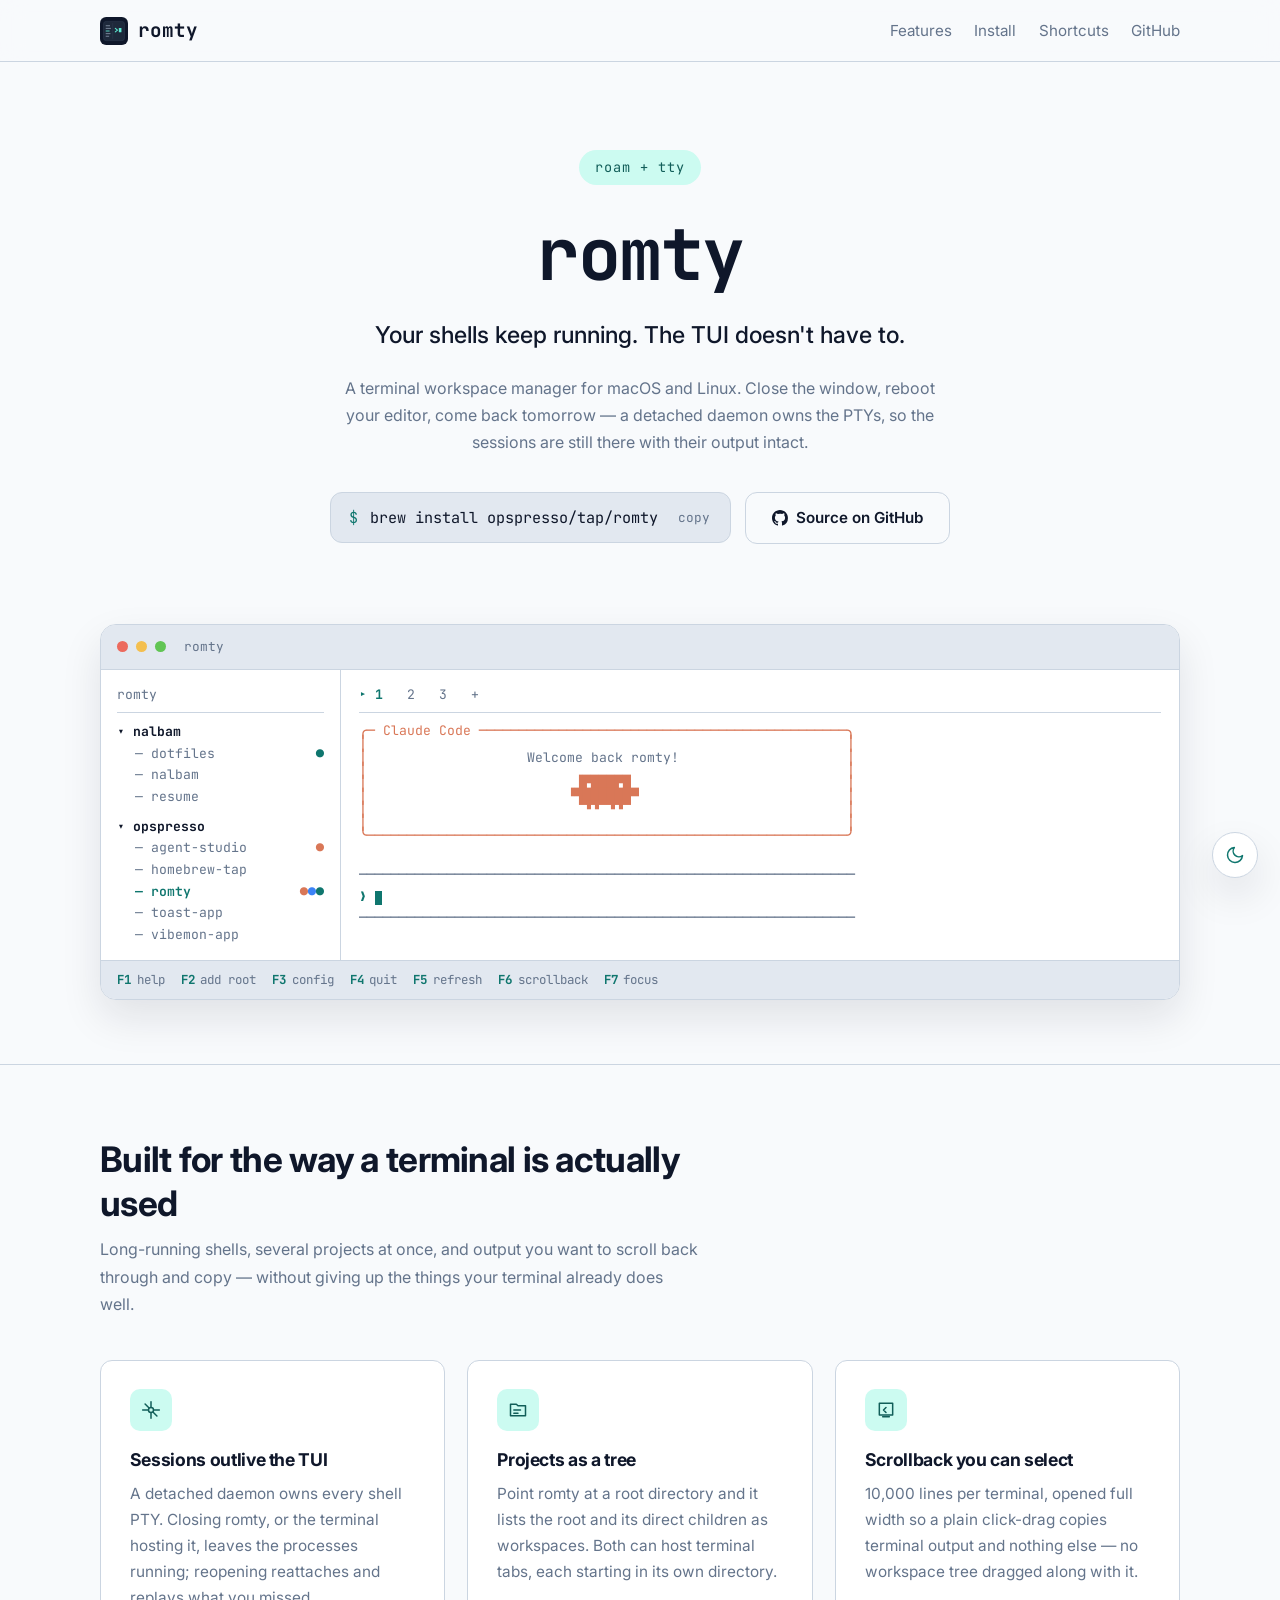
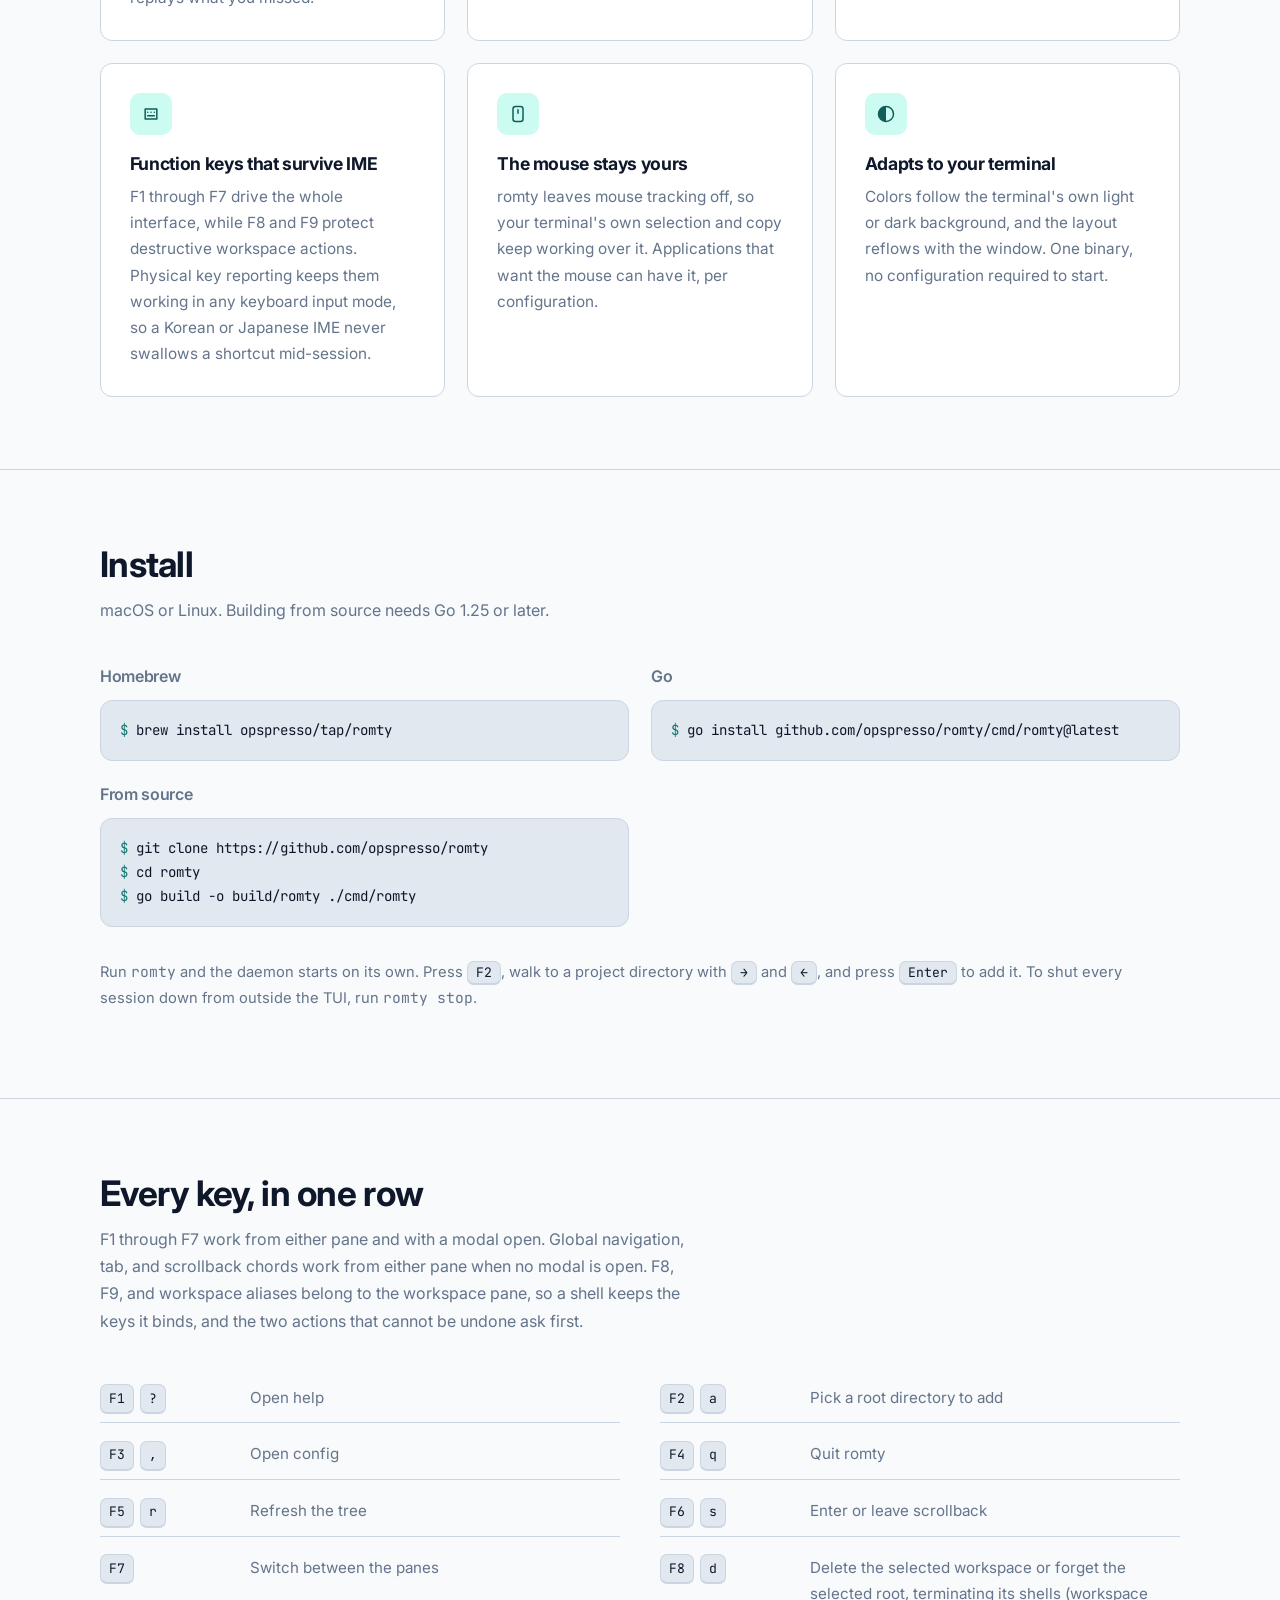
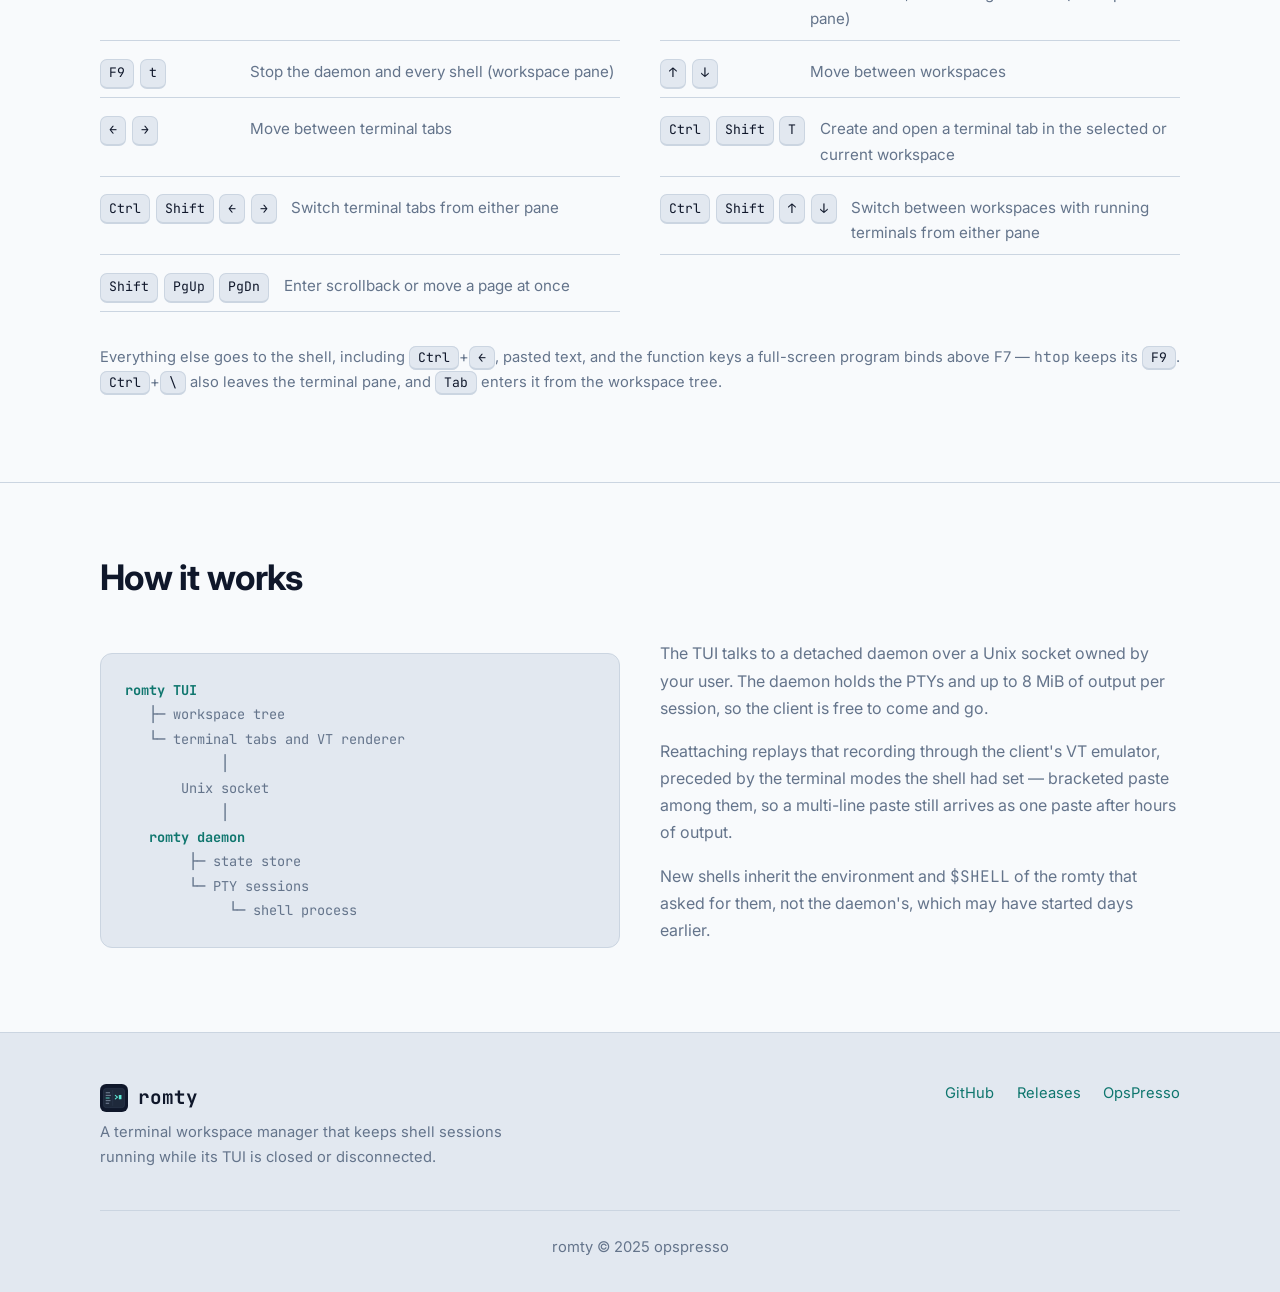
<file: docs/index.html>
<!DOCTYPE html>
<html lang="en" data-theme="dark">

<head>
  <meta charset="utf-8">
  <meta name="viewport" content="width=device-width, initial-scale=1.0">
  <title>romty — persistent terminal workspaces</title>
  <meta name="description"
    content="romty is a terminal workspace manager that keeps shell sessions running while its TUI is closed. Workspace tree, terminal tabs, and persistent PTY sessions in one process-light interface for macOS and Linux.">
  <link rel="canonical" href="https://romty.dev/">
  <link rel="icon" href="favicon.svg" type="image/svg+xml">
  <link rel="apple-touch-icon" href="images/apple-touch-icon.png">

  <meta property="og:type" content="website">
  <meta property="og:url" content="https://romty.dev/">
  <meta property="og:title" content="romty — persistent terminal workspaces">
  <meta property="og:description"
    content="Your shells keep running after you close the TUI. A workspace tree, terminal tabs, and persistent PTY sessions for macOS and Linux.">
  <!-- Raster, not the SVG: no link-preview crawler renders SVG, and iOS ignores
       it for the touch icon. -->
  <meta property="og:image" content="https://romty.dev/images/og.png">
  <meta property="og:image:width" content="1200">
  <meta property="og:image:height" content="630">
  <meta name="twitter:card" content="summary_large_image">

  <link rel="preconnect" href="https://fonts.googleapis.com">
  <link rel="preconnect" href="https://fonts.gstatic.com" crossorigin>
  <link
    href="https://fonts.googleapis.com/css2?family=Inter:wght@400;500;600;700&family=JetBrains+Mono:wght@400;600;700&display=swap"
    rel="stylesheet">
  <link rel="stylesheet" href="css/style.css">
  <script src="js/theme.js"></script>

  <!-- Google tag (gtag.js) -->
  <script async src="https://www.googletagmanager.com/gtag/js?id=G-FF16FZ8KNB"></script>
  <script>
    window.dataLayer = window.dataLayer || [];
    function gtag() { dataLayer.push(arguments); }
    gtag('js', new Date());

    gtag('config', 'G-FF16FZ8KNB');
  </script>
</head>

<body>
  <nav class="nav">
    <div class="container">
      <a class="brand" href="./">
        <img src="images/romty.svg" alt="">romty
      </a>
      <div class="nav-links">
        <a href="#features">Features</a>
        <a href="#install">Install</a>
        <a href="#shortcuts" data-optional>Shortcuts</a>
        <a href="https://github.com/opspresso/romty" target="_blank" rel="noopener">GitHub</a>
      </div>
    </div>
  </nav>

  <header class="hero">
    <div class="container">
      <span class="eyebrow">roam + tty</span>
      <h1>romty</h1>
      <p class="lead">Your shells keep running. The TUI doesn't have to.</p>
      <p class="sub">
        A terminal workspace manager for macOS and Linux. Close the window, reboot your
        editor, come back tomorrow — a detached daemon owns the PTYs, so the sessions are
        still there with their output intact.
      </p>
      <div class="cta">
        <span class="copy-line">
          <span class="prompt">$</span>
          <code>brew install opspresso/tap/romty</code>
          <button class="copy-btn" type="button" data-copy="brew install opspresso/tap/romty">copy</button>
        </span>
        <a class="btn btn-ghost" href="https://github.com/opspresso/romty" target="_blank" rel="noopener">
          <svg viewBox="0 0 16 16" aria-hidden="true">
            <path
              d="M8 0C3.58 0 0 3.58 0 8c0 3.54 2.29 6.53 5.47 7.59.4.07.55-.17.55-.38 0-.19-.01-.82-.01-1.49-2.01.37-2.53-.49-2.69-.94-.09-.23-.48-.94-.82-1.13-.28-.15-.68-.52-.01-.53.63-.01 1.08.58 1.23.82.72 1.21 1.87.87 2.33.66.07-.52.28-.87.51-1.07-1.78-.2-3.64-.89-3.64-3.95 0-.87.31-1.59.82-2.15-.08-.2-.36-1.02.08-2.12 0 0 .67-.21 2.2.82a7.4 7.4 0 0 1 2-.27c.68 0 1.36.09 2 .27 1.53-1.04 2.2-.82 2.2-.82.44 1.1.16 1.92.08 2.12.51.56.82 1.27.82 2.15 0 3.07-1.87 3.75-3.65 3.95.29.25.54.73.54 1.48 0 1.07-.01 1.93-.01 2.2 0 .21.15.46.55.38A8.01 8.01 0 0 0 16 8c0-4.42-3.58-8-8-8z" />
          </svg>
          Source on GitHub
        </a>
      </div>
    </div>
  </header>

  <section class="demo">
    <div class="container">
      <div class="window">
        <div class="window-bar">
          <span class="dot red"></span><span class="dot amber"></span><span class="dot green"></span>
          <span class="window-title">romty</span>
        </div>
        <div class="screen">
          <div class="tree">
            <div class="tree-title">romty</div>
            <div class="tree-root">▾ nalbam</div>
            <div class="tree-item"><span>— dotfiles</span><span class="running" title="bash running"
                aria-label="bash running">●</span></div>
            <div class="tree-item"><span>— nalbam</span></div>
            <div class="tree-item"><span>— resume</span></div>
            <div class="tree-root" style="margin-top:.5rem">▾ opspresso</div>
            <div class="tree-item"><span>— agent-studio</span><span class="running claude"
                title="Claude Code running" aria-label="Claude Code running">●</span></div>
            <div class="tree-item"><span>— homebrew-tap</span></div>
            <div class="tree-item current"><span>— romty</span><span class="running-agents"><span
                  class="running claude" title="Claude Code running" aria-label="Claude Code running">●</span><span
                  class="running codex" title="Codex running" aria-label="Codex running">●</span><span class="running"
                  title="bash running" aria-label="bash running">●</span></span></div>
            <div class="tree-item"><span>— toast-app</span></div>
            <div class="tree-item"><span>— vibemon-app</span></div>
          </div>
          <div class="pane">
            <div class="tabs"><span class="active">▸ 1</span> &nbsp; 2 &nbsp; 3 &nbsp; +</div>
            <pre><span class="claude-screen"><span class="claude">╭─ Claude Code ──────────────────────────────────────────────╮</span>
<span class="claude">│</span>                                                            <span class="claude">│</span>
<span class="claude">│</span>                    Welcome back romty!                     <span class="claude">│</span>
<span class="claude">│</span>                                                            <span class="claude">│</span>
<span class="claude">│</span>                          <span class="claude">▐▛███▛█</span>                           <span class="claude">│</span>
<span class="claude">│</span>                         <span class="claude">▝▜██████▀</span>                          <span class="claude">│</span>
<span class="claude">│</span>                           <span class="claude">▝▝ ▝▝</span>                            <span class="claude">│</span>
<span class="claude">│</span>                                                            <span class="claude">│</span>
<span class="claude">╰────────────────────────────────────────────────────────────╯</span></span>
──────────────────────────────────────────────────────────────
<span class="path">❯</span> <span class="caret"></span>
──────────────────────────────────────────────────────────────</pre>
          </div>
          <div class="statusbar">
            <span><b>F1</b>help</span>
            <span><b>F2</b>add root</span>
            <span><b>F3</b>config</span>
            <span><b>F4</b>quit</span>
            <span><b>F5</b>refresh</span>
            <span><b>F6</b>scrollback</span>
            <span><b>F7</b>focus</span>
          </div>
        </div>
      </div>
    </div>
  </section>

  <section class="band" id="features">
    <div class="container">
      <div class="section-head">
        <h2>Built for the way a terminal is actually used</h2>
        <p>
          Long-running shells, several projects at once, and output you want to scroll back
          through and copy — without giving up the things your terminal already does well.
        </p>
      </div>

      <div class="grid">
        <div class="card">
          <span class="icon">
            <svg viewBox="0 0 24 24" aria-hidden="true">
              <path d="M12 2v6M12 22v-6M4.9 4.9l4.2 4.2M19.1 19.1l-4.2-4.2M2 12h6M22 12h-6" />
              <circle cx="12" cy="12" r="3" />
            </svg>
          </span>
          <h3>Sessions outlive the TUI</h3>
          <p>
            A detached daemon owns every shell PTY. Closing romty, or the terminal hosting it,
            leaves the processes running; reopening reattaches and replays what you missed.
          </p>
        </div>

        <div class="card">
          <span class="icon">
            <svg viewBox="0 0 24 24" aria-hidden="true">
              <path d="M3 5h7l2 2h9v12H3z" />
              <path d="M7 12h8M7 16h5" />
            </svg>
          </span>
          <h3>Projects as a tree</h3>
          <p>
            Point romty at a root directory and it lists the root and its direct children as
            workspaces. Both can host terminal tabs, each starting in its own directory.
          </p>
        </div>

        <div class="card">
          <span class="icon">
            <svg viewBox="0 0 24 24" aria-hidden="true">
              <path d="M4 4h16v14H4z" />
              <path d="M8 20h8M12 9l-3 3 3 3" />
            </svg>
          </span>
          <h3>Scrollback you can select</h3>
          <p>
            10,000 lines per terminal, opened full width so a plain click-drag copies terminal
            output and nothing else — no workspace tree dragged along with it.
          </p>
        </div>

        <div class="card">
          <span class="icon">
            <svg viewBox="0 0 24 24" aria-hidden="true">
              <path d="M5 6h14v12H5z" />
              <path d="M8 10h.01M12 10h.01M16 10h.01M8 14h8" />
            </svg>
          </span>
          <h3>Function keys that survive IME</h3>
          <p>
            F1 through F7 drive the whole interface, while F8 and F9 protect destructive
            workspace actions. Physical key reporting keeps them working in any keyboard input
            mode, so a Korean or Japanese IME never swallows a shortcut mid-session.
          </p>
        </div>

        <div class="card">
          <span class="icon">
            <svg viewBox="0 0 24 24" aria-hidden="true">
              <path d="M9 3h6a3 3 0 0 1 3 3v12a3 3 0 0 1-3 3H9a3 3 0 0 1-3-3V6a3 3 0 0 1 3-3z" />
              <path d="M12 7v4" />
            </svg>
          </span>
          <h3>The mouse stays yours</h3>
          <p>
            romty leaves mouse tracking off, so your terminal's own selection and copy keep
            working over it. Applications that want the mouse can have it, per configuration.
          </p>
        </div>

        <div class="card">
          <span class="icon">
            <svg viewBox="0 0 24 24" aria-hidden="true">
              <circle cx="12" cy="12" r="9" />
              <path d="M12 3a9 9 0 0 0 0 18z" fill="currentColor" stroke="none" />
            </svg>
          </span>
          <h3>Adapts to your terminal</h3>
          <p>
            Colors follow the terminal's own light or dark background, and the layout reflows
            with the window. One binary, no configuration required to start.
          </p>
        </div>
      </div>
    </div>
  </section>

  <section class="band" id="install">
    <div class="container">
      <div class="section-head">
        <h2>Install</h2>
        <p>macOS or Linux. Building from source needs Go 1.25 or later.</p>
      </div>

      <div class="install-grid">
        <div>
          <h3>Homebrew</h3>
          <pre class="block"><span class="prompt">$</span> brew install opspresso/tap/romty</pre>
        </div>
        <div>
          <h3>Go</h3>
          <pre class="block"><span class="prompt">$</span> go install github.com/opspresso/romty/cmd/romty@latest</pre>
        </div>
        <div>
          <h3>From source</h3>
          <pre class="block"><span class="prompt">$</span> git clone https://github.com/opspresso/romty
<span class="prompt">$</span> cd romty
<span class="prompt">$</span> go build -o build/romty ./cmd/romty</pre>
        </div>
      </div>

      <p class="note">
        Run <code>romty</code> and the daemon starts on its own. Press <kbd>F2</kbd>, walk to a
        project directory with <kbd>→</kbd> and <kbd>←</kbd>, and press <kbd>Enter</kbd> to add it.
        To shut every session down from outside the TUI, run <code>romty stop</code>.
      </p>
    </div>
  </section>

  <section class="band" id="shortcuts">
    <div class="container">
      <div class="section-head">
        <h2>Every key, in one row</h2>
        <p>
          F1 through F7 work from either pane and with a modal open. Global navigation, tab, and
          scrollback chords work from either pane when no modal is open. F8, F9, and workspace
          aliases belong to the workspace pane, so a shell keeps the keys it binds, and the two
          actions that cannot be undone ask first.
        </p>
      </div>

      <div class="keys">
        <div class="key-row"><span class="caps"><kbd>F1</kbd><kbd>?</kbd></span><span>Open help</span></div>
        <div class="key-row"><span class="caps"><kbd>F2</kbd><kbd>a</kbd></span><span>Pick a root directory to
            add</span></div>
        <div class="key-row"><span class="caps"><kbd>F3</kbd><kbd>,</kbd></span><span>Open config</span></div>
        <div class="key-row"><span class="caps"><kbd>F4</kbd><kbd>q</kbd></span><span>Quit romty</span></div>
        <div class="key-row"><span class="caps"><kbd>F5</kbd><kbd>r</kbd></span><span>Refresh the tree</span></div>
        <div class="key-row"><span class="caps"><kbd>F6</kbd><kbd>s</kbd></span><span>Enter or leave scrollback</span>
        </div>
        <div class="key-row"><span class="caps"><kbd>F7</kbd></span><span>Switch between the panes</span></div>
        <div class="key-row"><span class="caps"><kbd>F8</kbd><kbd>d</kbd></span><span>Delete the selected workspace
            or forget the selected root, terminating its shells (workspace pane)</span></div>
        <div class="key-row"><span class="caps"><kbd>F9</kbd><kbd>t</kbd></span><span>Stop the daemon and every
            shell (workspace pane)</span></div>
        <div class="key-row"><span class="caps"><kbd>↑</kbd><kbd>↓</kbd></span><span>Move between workspaces</span>
        </div>
        <div class="key-row"><span class="caps"><kbd>←</kbd><kbd>→</kbd></span><span>Move between terminal tabs</span>
        </div>
        <div class="key-row"><span class="caps"><kbd>Ctrl</kbd><kbd>Shift</kbd><kbd>T</kbd></span><span>Create and
            open a terminal tab in the selected or current workspace</span></div>
        <div class="key-row"><span class="caps"><kbd>Ctrl</kbd><kbd>Shift</kbd><kbd>←</kbd><kbd>→</kbd></span><span>Switch
            terminal tabs from either pane</span></div>
        <div class="key-row"><span class="caps"><kbd>Ctrl</kbd><kbd>Shift</kbd><kbd>↑</kbd><kbd>↓</kbd></span><span>Switch
            between workspaces with running terminals from either pane</span></div>
        <div class="key-row"><span class="caps"><kbd>Shift</kbd><kbd>PgUp</kbd><kbd>PgDn</kbd></span><span>Enter
            scrollback or move a page at once</span></div>
      </div>

      <p class="note">
        Everything else goes to the shell, including <kbd>Ctrl</kbd>+<kbd>←</kbd>, pasted text,
        and the function keys a full-screen program binds above F7 — <code>htop</code> keeps its
        <kbd>F9</kbd>. <kbd>Ctrl</kbd>+<kbd>\</kbd> also leaves the terminal pane, and
        <kbd>Tab</kbd> enters it from the workspace tree.
      </p>
    </div>
  </section>

  <section class="band" id="how">
    <div class="container">
      <div class="section-head">
        <h2>How it works</h2>
      </div>
      <div class="arch">
        <pre>
<b>romty TUI</b>
   ├─ workspace tree
   └─ terminal tabs and VT renderer
            │
       Unix socket
            │
   <b>romty daemon</b>
        ├─ state store
        └─ PTY sessions
             └─ shell process</pre>
        <div>
          <p>
            The TUI talks to a detached daemon over a Unix socket owned by your user. The
            daemon holds the PTYs and up to 8&nbsp;MiB of output per session, so the client is
            free to come and go.
          </p>
          <p>
            Reattaching replays that recording through the client's VT emulator, preceded by
            the terminal modes the shell had set — bracketed paste among them, so a multi-line
            paste still arrives as one paste after hours of output.
          </p>
          <p>
            New shells inherit the environment and <code>$SHELL</code> of the romty that asked
            for them, not the daemon's, which may have started days earlier.
          </p>
        </div>
      </div>
    </div>
  </section>

  <footer class="footer">
    <div class="container">
      <div class="row">
        <div>
          <a class="brand" href="./"><img src="images/romty.svg" alt="">romty</a>
          <p>
            A terminal workspace manager that keeps shell sessions running while its TUI is
            closed or disconnected.
          </p>
        </div>
        <div class="footer-links">
          <a href="https://github.com/opspresso/romty" target="_blank" rel="noopener">GitHub</a>
          <a href="https://github.com/opspresso/romty/releases" target="_blank" rel="noopener">Releases</a>
          <a href="https://opspresso.com" target="_blank" rel="noopener">OpsPresso</a>
        </div>
      </div>
      <div class="footer-bottom">romty &copy; 2025 opspresso</div>
    </div>
  </footer>

  <button class="theme-toggle" type="button" onclick="toggleTheme()" aria-label="Switch theme"></button>
</body>

</html>
</file>
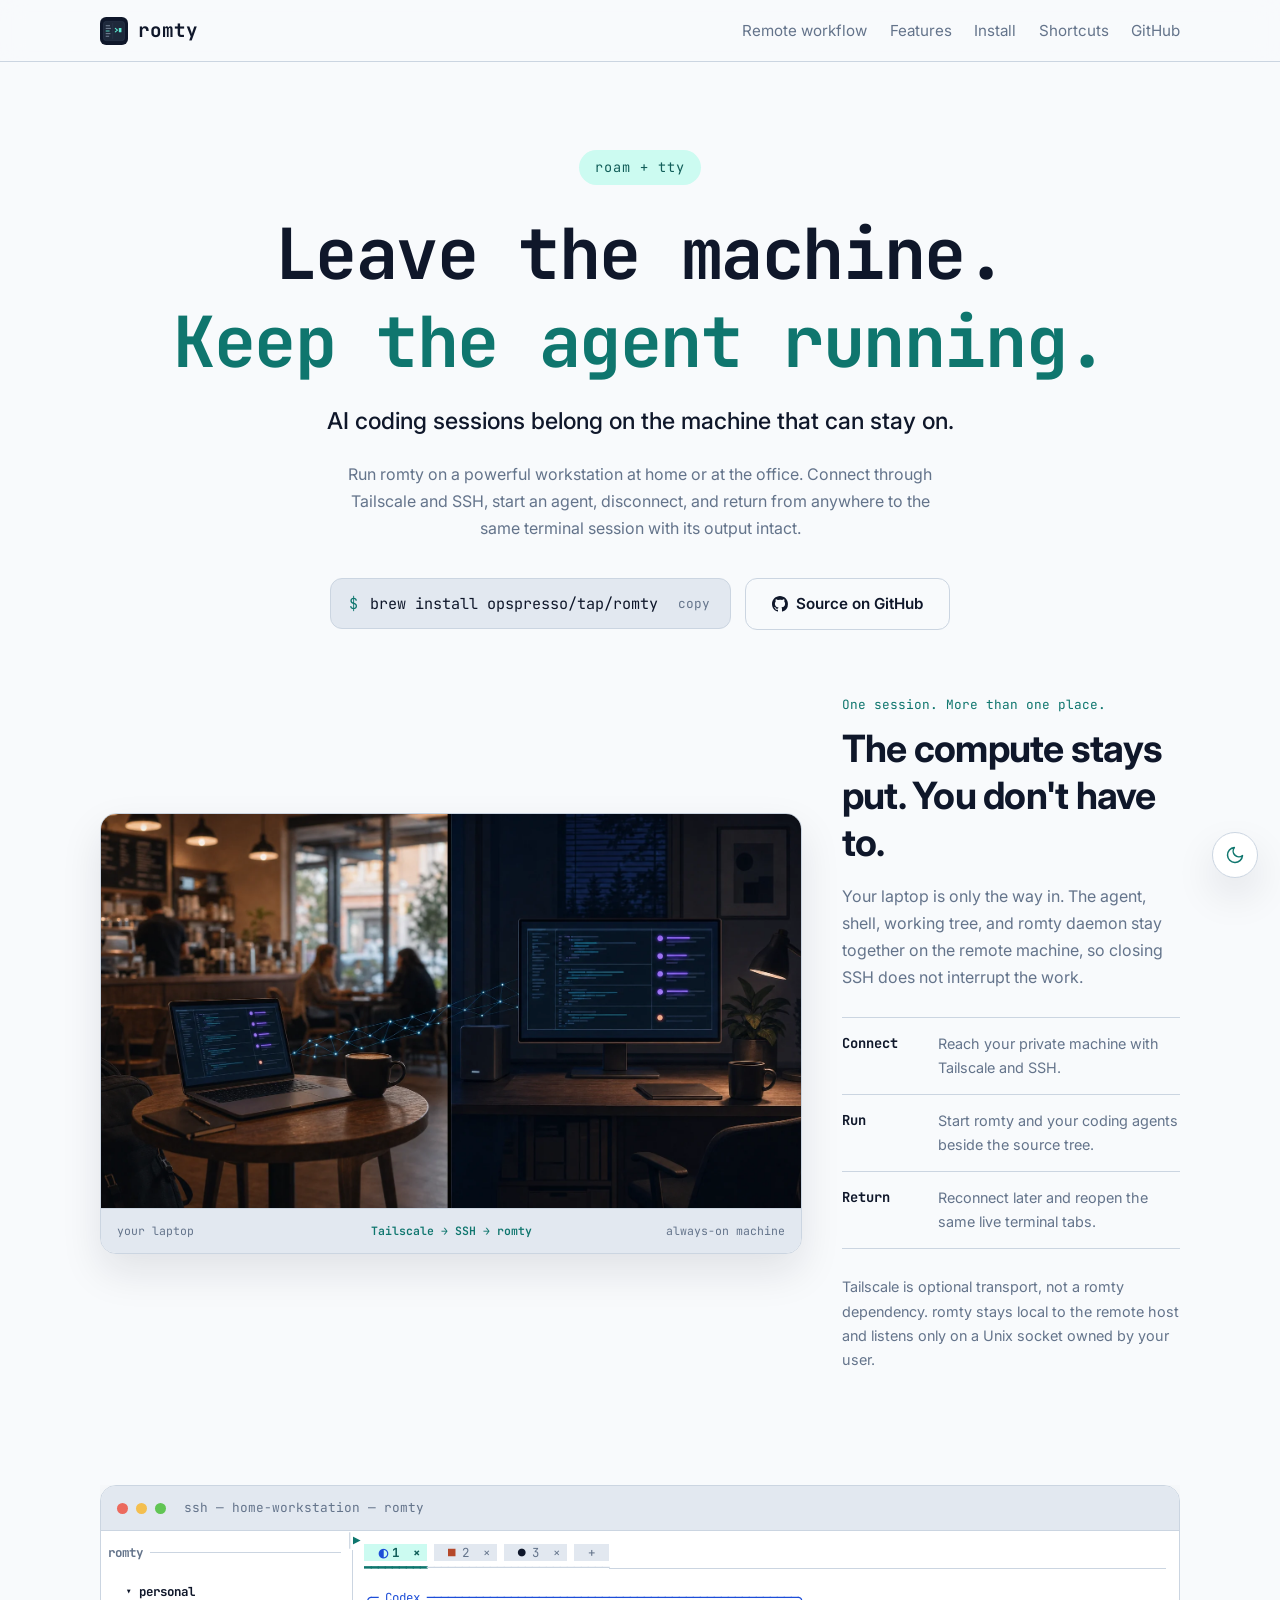
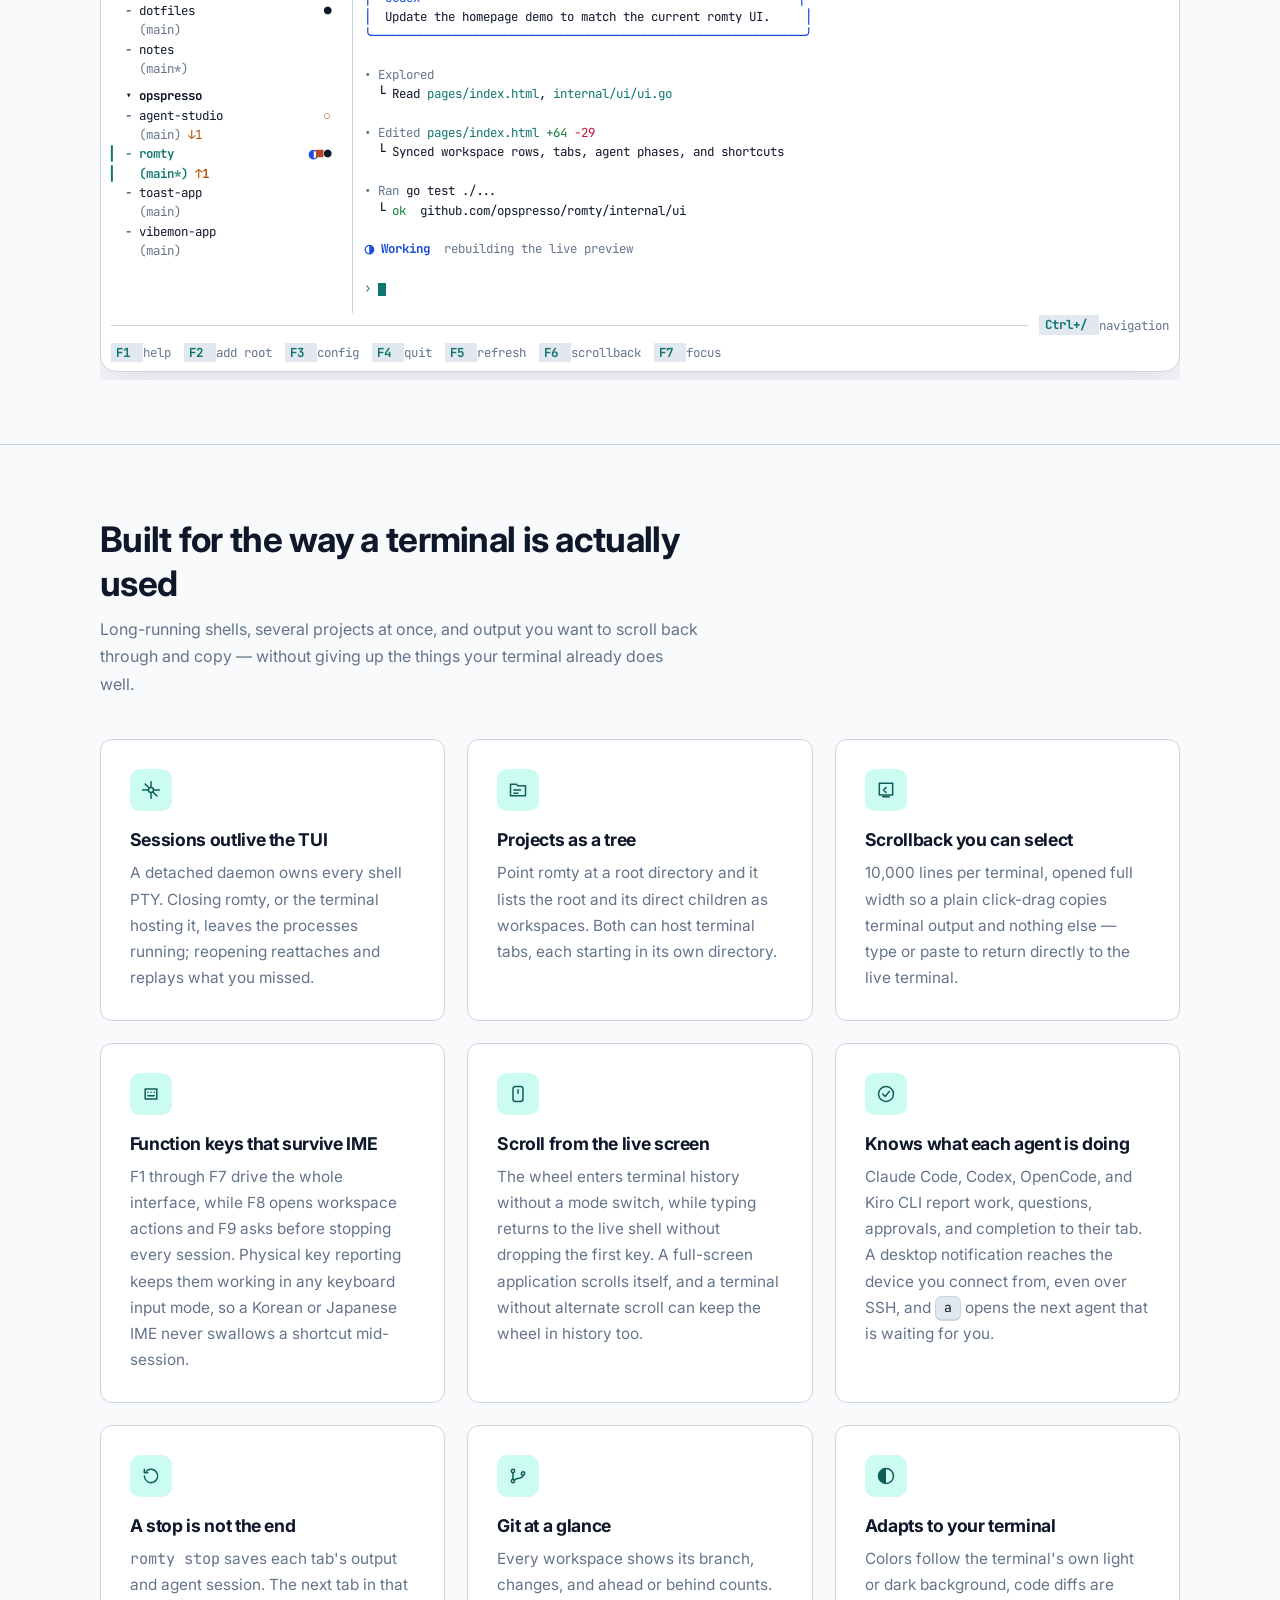
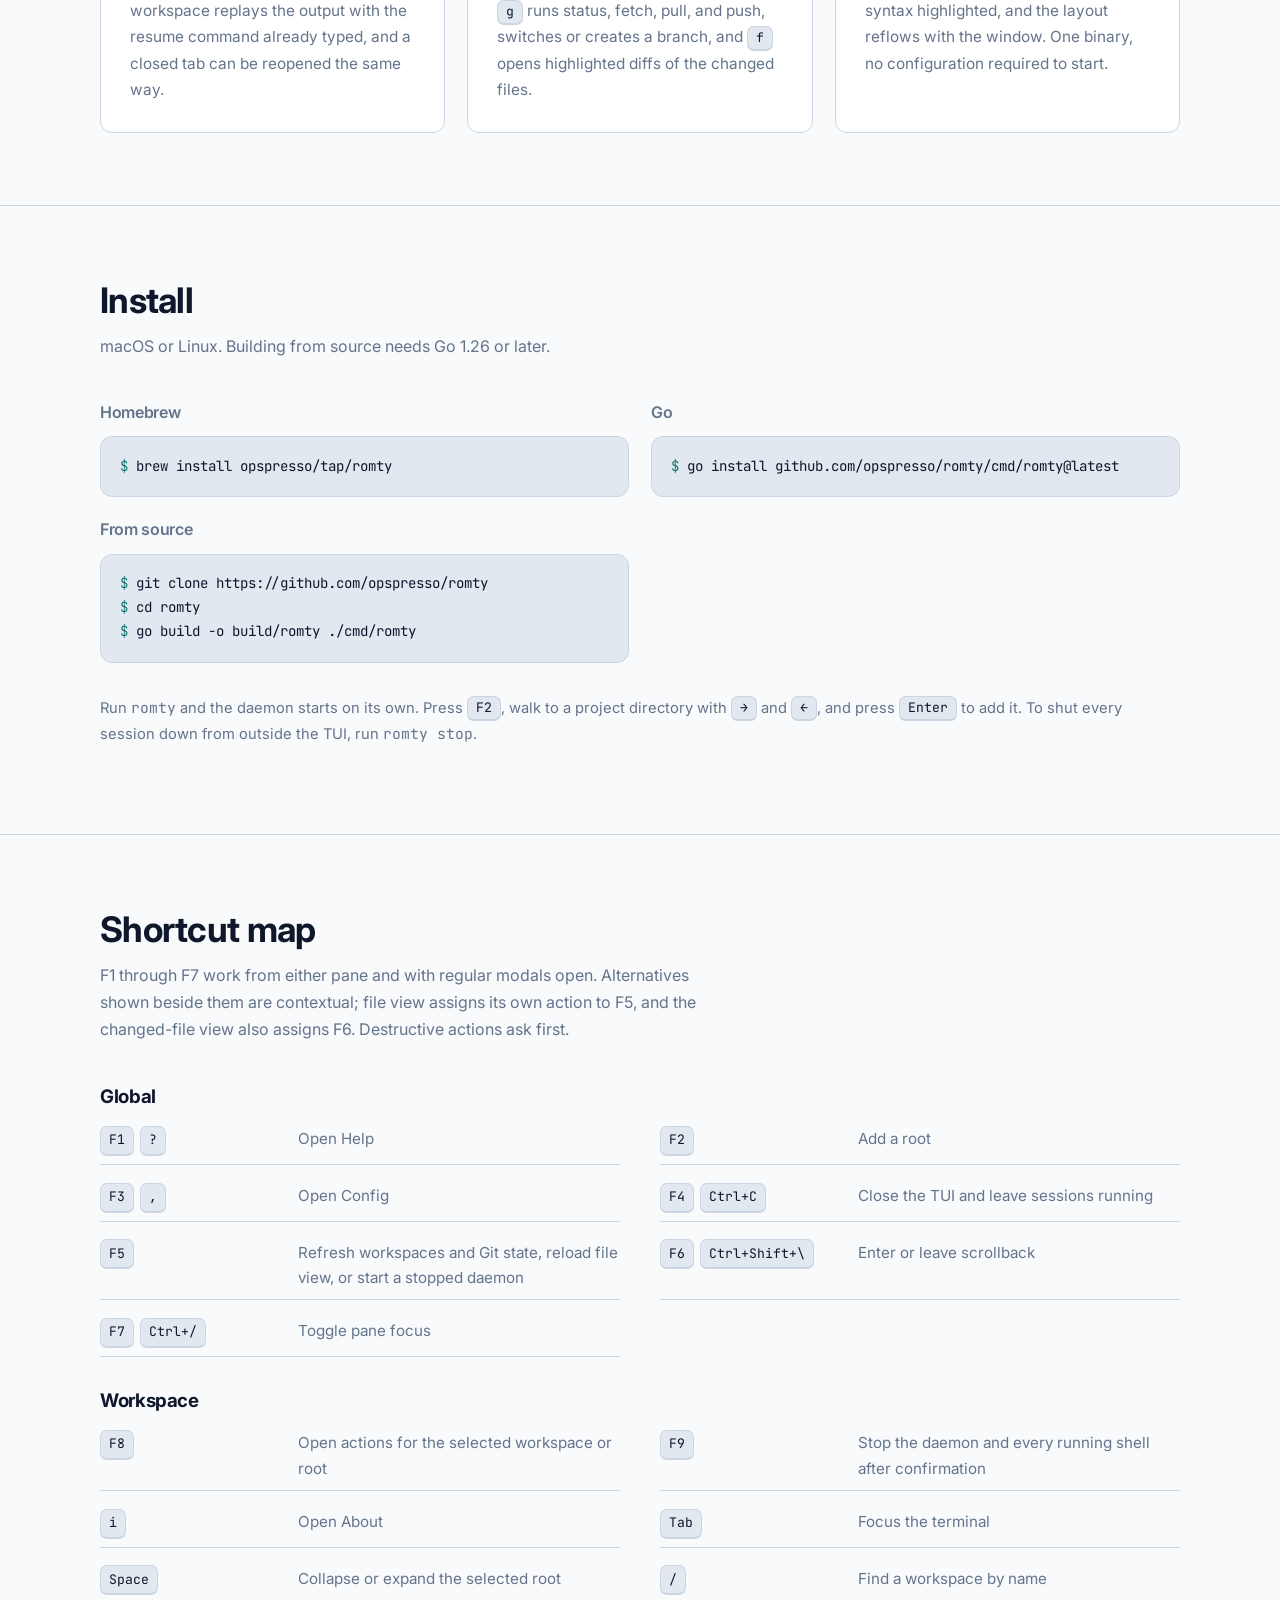
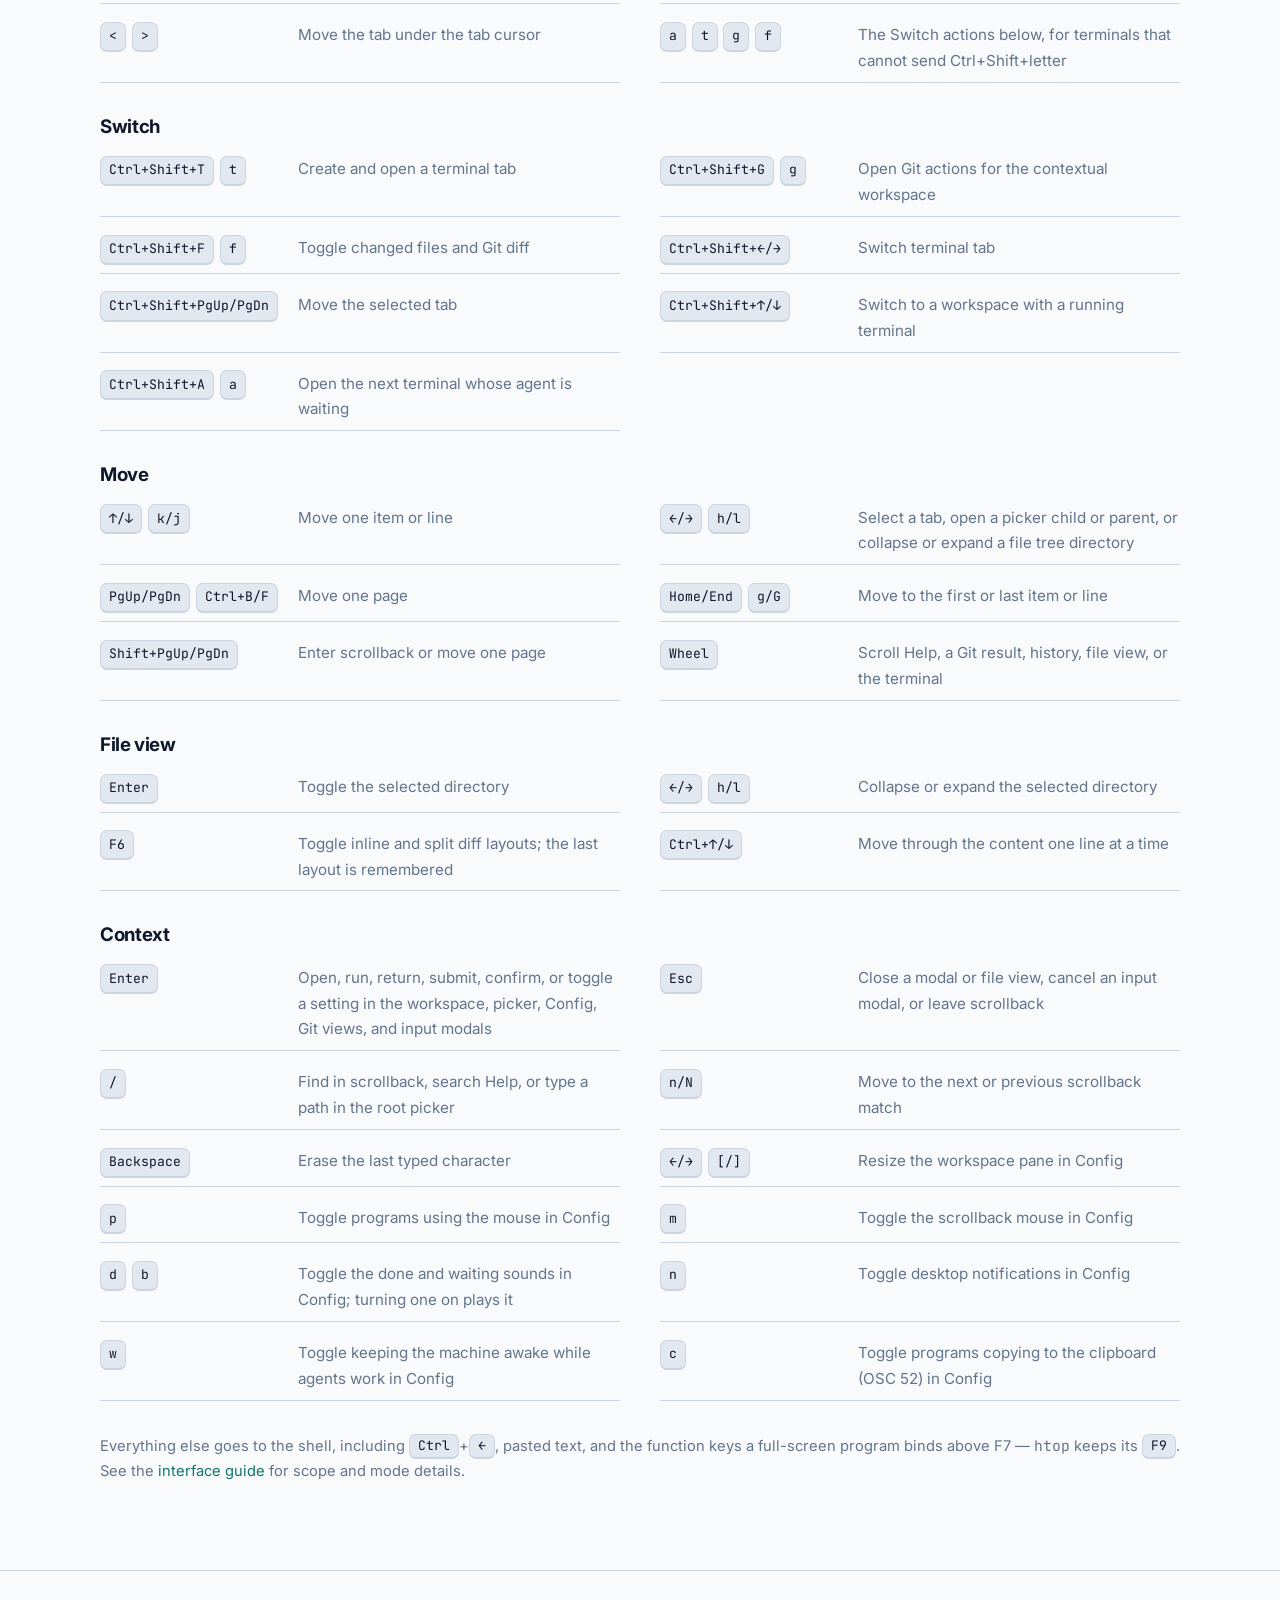
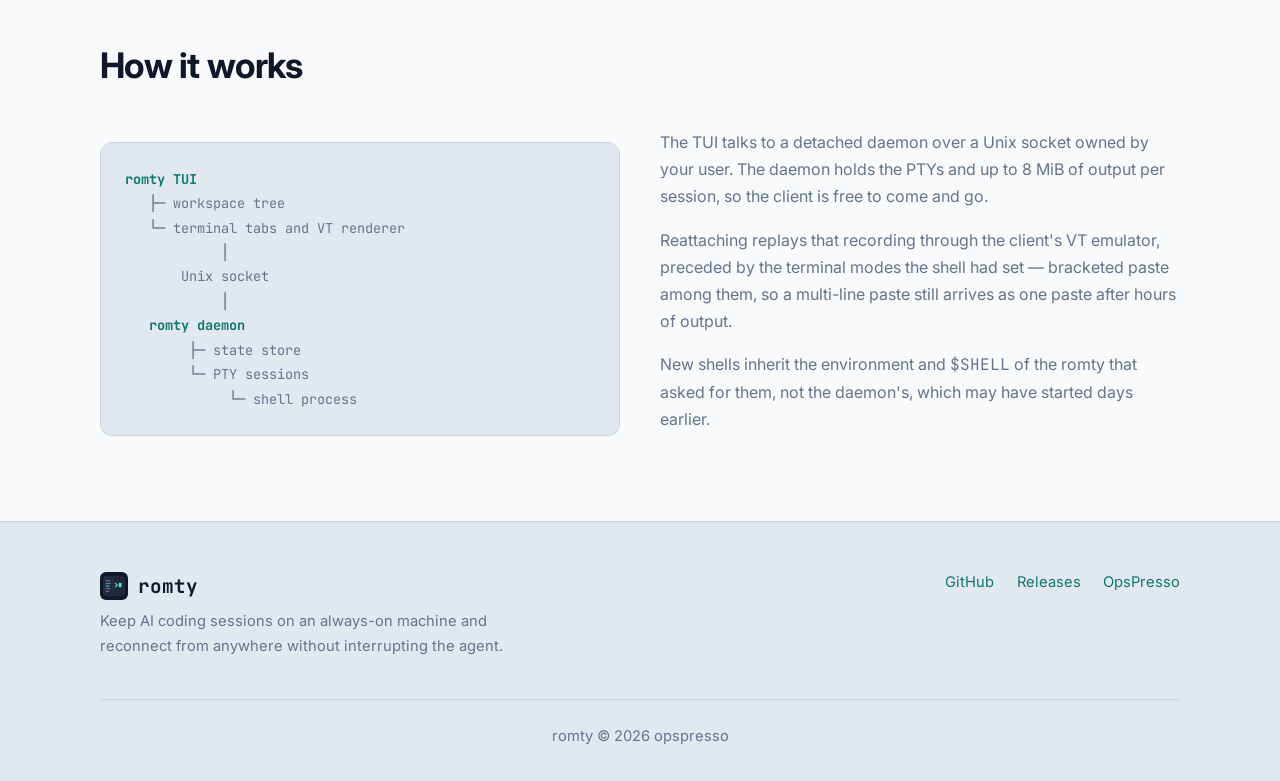
<file: pages/index.html>
<!DOCTYPE html>
<html lang="en" data-theme="dark">

<head>
  <meta charset="utf-8">
  <meta name="viewport" content="width=device-width, initial-scale=1.0">
  <title>romty — keep AI coding sessions running</title>
  <meta name="description"
    content="Run AI coding agents on an always-on machine and reconnect over Tailscale and SSH. romty keeps terminal workspaces alive while its TUI is closed or disconnected.">
  <link rel="canonical" href="https://romty.dev/">
  <link rel="icon" href="favicon.svg" type="image/svg+xml">
  <link rel="apple-touch-icon" href="images/apple-touch-icon.png">

  <meta property="og:type" content="website">
  <meta property="og:url" content="https://romty.dev/">
  <meta property="og:title" content="romty — keep AI coding sessions running">
  <meta property="og:description"
    content="Leave the machine, not the session. Run agents on an always-on host and reconnect over Tailscale and SSH.">
  <!-- Raster, not the SVG: no link-preview crawler renders SVG, and iOS ignores
       it for the touch icon. -->
  <meta property="og:image" content="https://romty.dev/images/og.png">
  <meta property="og:image:width" content="1200">
  <meta property="og:image:height" content="630">
  <meta property="og:image:alt"
    content="The same romty AI coding session running on a home workstation and viewed from a cafe laptop over a private connection">
  <meta name="twitter:card" content="summary_large_image">
  <meta name="twitter:image:alt"
    content="The same romty AI coding session running on a home workstation and viewed from a cafe laptop over a private connection">

  <link rel="preconnect" href="https://fonts.googleapis.com">
  <link rel="preconnect" href="https://fonts.gstatic.com" crossorigin>
  <link
    href="https://fonts.googleapis.com/css2?family=Inter:wght@400;500;600;700&family=JetBrains+Mono:wght@400;600;700&display=swap"
    rel="stylesheet">
  <link rel="stylesheet" href="css/style.css">
  <script src="js/theme.js"></script>

  <!-- Google tag (gtag.js) -->
  <script async src="https://www.googletagmanager.com/gtag/js?id=G-FF16FZ8KNB"></script>
  <script>
    window.dataLayer = window.dataLayer || [];
    function gtag() { dataLayer.push(arguments); }
    gtag('js', new Date());

    gtag('config', 'G-FF16FZ8KNB');
  </script>
</head>

<body>
  <nav class="nav">
    <div class="container">
      <a class="brand" href="./">
        <img src="images/romty.svg" alt="">romty
      </a>
      <div class="nav-links">
        <a href="#remote" data-optional>Remote workflow</a>
        <a href="#features">Features</a>
        <a href="#install">Install</a>
        <a href="#shortcuts" data-optional>Shortcuts</a>
        <a href="https://github.com/opspresso/romty" target="_blank" rel="noopener">GitHub</a>
      </div>
    </div>
  </nav>

  <header class="hero">
    <div class="container">
      <span class="eyebrow">roam + tty</span>
      <h1>Leave the machine.<br><span>Keep the agent running.</span></h1>
      <p class="lead">AI coding sessions belong on the machine that can stay on.</p>
      <p class="sub">
        Run romty on a powerful workstation at home or at the office. Connect through
        Tailscale and SSH, start an agent, disconnect, and return from anywhere to the same
        terminal session with its output intact.
      </p>
      <div class="cta">
        <span class="copy-line">
          <span class="prompt">$</span>
          <code>brew install opspresso/tap/romty</code>
          <button class="copy-btn" type="button" data-copy="brew install opspresso/tap/romty">copy</button>
        </span>
        <a class="btn btn-ghost" href="https://github.com/opspresso/romty" target="_blank" rel="noopener">
          <svg viewBox="0 0 16 16" aria-hidden="true">
            <path
              d="M8 0C3.58 0 0 3.58 0 8c0 3.54 2.29 6.53 5.47 7.59.4.07.55-.17.55-.38 0-.19-.01-.82-.01-1.49-2.01.37-2.53-.49-2.69-.94-.09-.23-.48-.94-.82-1.13-.28-.15-.68-.52-.01-.53.63-.01 1.08.58 1.23.82.72 1.21 1.87.87 2.33.66.07-.52.28-.87.51-1.07-1.78-.2-3.64-.89-3.64-3.95 0-.87.31-1.59.82-2.15-.08-.2-.36-1.02.08-2.12 0 0 .67-.21 2.2.82a7.4 7.4 0 0 1 2-.27c.68 0 1.36.09 2 .27 1.53-1.04 2.2-.82 2.2-.82.44 1.1.16 1.92.08 2.12.51.56.82 1.27.82 2.15 0 3.07-1.87 3.75-3.65 3.95.29.25.54.73.54 1.48 0 1.07-.01 1.93-.01 2.2 0 .21.15.46.55.38A8.01 8.01 0 0 0 16 8c0-4.42-3.58-8-8-8z" />
          </svg>
          Source on GitHub
        </a>
      </div>
    </div>
  </header>

  <section class="remote-story" id="remote">
    <div class="container">
      <figure class="remote-visual">
        <img src="images/romty-remote-agent.webp"
          alt="A travel laptop reconnecting through a private mesh to an always-on workstation where AI coding agents continue running"
          width="1672" height="941">
        <figcaption>
          <span>your laptop</span>
          <b>Tailscale &rarr; SSH &rarr; romty</b>
          <span>always-on machine</span>
        </figcaption>
      </figure>
      <div class="remote-copy">
        <p class="remote-kicker">One session. More than one place.</p>
        <h2>The compute stays put. You don't have to.</h2>
        <p>
          Your laptop is only the way in. The agent, shell, working tree, and romty daemon
          stay together on the remote machine, so closing SSH does not interrupt the work.
        </p>
        <ol class="remote-steps">
          <li><b>Connect</b><span>Reach your private machine with Tailscale and SSH.</span></li>
          <li><b>Run</b><span>Start romty and your coding agents beside the source tree.</span></li>
          <li><b>Return</b><span>Reconnect later and reopen the same live terminal tabs.</span></li>
        </ol>
        <p class="remote-note">
          Tailscale is optional transport, not a romty dependency. romty stays local to the
          remote host and listens only on a Unix socket owned by your user.
        </p>
      </div>
    </div>
  </section>

  <section class="demo">
    <div class="container">
      <div class="window-scroll" role="region" aria-label="Current romty interface preview" tabindex="0">
      <div class="window">
        <div class="window-bar">
          <span class="dot red"></span><span class="dot amber"></span><span class="dot green"></span>
          <span class="window-title">ssh — home-workstation — romty</span>
        </div>
        <div class="screen">
          <div class="tree">
            <div class="tree-title"><b> romty </b><span></span></div>
            <div class="tree-spacer"></div>
            <div class="tree-root">  ▾ personal</div>
            <div class="tree-workspace">
              <div class="tree-row"><span>  - dotfiles</span><span class="markers"><i class="shell">●</i></span></div>
              <div class="git-row">    (main)</div>
            </div>
            <div class="tree-workspace">
              <div class="tree-row"><span>  - notes</span></div>
              <div class="git-row">    (main*)</div>
            </div>
            <div class="tree-root separated">  ▾ opspresso</div>
            <div class="tree-workspace">
              <div class="tree-row"><span>  - agent-studio</span><span class="markers"><i class="claude">○</i></span></div>
              <div class="git-row">    (main) <em>↓1</em></div>
            </div>
            <div class="tree-workspace current">
              <div class="tree-row"><span>▎ - romty</span><span class="markers"><i class="codex working" aria-label="Codex working"></i><i class="claude">■</i><i class="shell">●</i></span></div>
              <div class="git-row">▎   (main*) <em>↑1</em></div>
            </div>
            <div class="tree-workspace">
              <div class="tree-row"><span>  - toast-app</span></div>
              <div class="git-row">    (main)</div>
            </div>
            <div class="tree-workspace">
              <div class="tree-row"><span>  - vibemon-app</span></div>
              <div class="git-row">    (main)</div>
            </div>
          </div>
          <div class="pane-divider"><span>│<b>▶</b></span><span>│</span></div>
          <div class="pane">
            <div class="tabs">
              <div class="tabs-line"><span class="active">  <i class="codex working" aria-label="Codex working"></i> 1  × </span> <span>  <i class="claude">■</i> 2  × </span> <span>  <i class="shell">●</i> 3  × </span> <span>  +  </span></div>
              <div class="tab-rail"><b>━━━━━━━━━</b><span>─</span><i>─────────</i><span>─</span><i>─────────</i><span>─</span><i>─────</i><span class="fill"></span></div>
            </div>
            <pre class="agent-session"><span class="codex">╭─ Codex ─────────────────────────────────────────────────────╮</span>
<span class="codex">│</span>  Update the homepage demo to match the current romty UI.     <span class="codex">│</span>
<span class="codex">╰──────────────────────────────────────────────────────────────╯</span>

<span class="muted">• Explored</span>
  └ Read <span class="path">pages/index.html</span>, <span class="path">internal/ui/ui.go</span>

<span class="muted">• Edited</span> <span class="path">pages/index.html</span> <span class="added">+64</span> <span class="removed">-29</span>
  └ Synced workspace rows, tabs, agent phases, and shortcuts

<span class="muted">• Ran</span> go test ./...
  └ <span class="added">ok</span>  github.com/opspresso/romty/internal/ui

<span class="codex working-line"><i class="working">◑</i> Working</span>  <span class="muted">rebuilding the live preview</span>

<span class="path">›</span> <span class="caret"></span></pre>
          </div>
          <div class="shortcut-rail"><span></span><div><kbd> Ctrl+/ </kbd> navigation</div></div>
          <div class="statusbar">
            <span><kbd> F1 </kbd> help</span>
            <span><kbd> F2 </kbd> add root</span>
            <span><kbd> F3 </kbd> config</span>
            <span><kbd> F4 </kbd> quit</span>
            <span><kbd> F5 </kbd> refresh</span>
            <span><kbd> F6 </kbd> scrollback</span>
            <span><kbd> F7 </kbd> focus</span>
          </div>
        </div>
      </div>
      </div>
    </div>
  </section>

  <section class="band" id="features">
    <div class="container">
      <div class="section-head">
        <h2>Built for the way a terminal is actually used</h2>
        <p>
          Long-running shells, several projects at once, and output you want to scroll back
          through and copy — without giving up the things your terminal already does well.
        </p>
      </div>

      <div class="grid">
        <div class="card">
          <span class="icon">
            <svg viewBox="0 0 24 24" aria-hidden="true">
              <path d="M12 2v6M12 22v-6M4.9 4.9l4.2 4.2M19.1 19.1l-4.2-4.2M2 12h6M22 12h-6" />
              <circle cx="12" cy="12" r="3" />
            </svg>
          </span>
          <h3>Sessions outlive the TUI</h3>
          <p>
            A detached daemon owns every shell PTY. Closing romty, or the terminal hosting it,
            leaves the processes running; reopening reattaches and replays what you missed.
          </p>
        </div>

        <div class="card">
          <span class="icon">
            <svg viewBox="0 0 24 24" aria-hidden="true">
              <path d="M3 5h7l2 2h9v12H3z" />
              <path d="M7 12h8M7 16h5" />
            </svg>
          </span>
          <h3>Projects as a tree</h3>
          <p>
            Point romty at a root directory and it lists the root and its direct children as
            workspaces. Both can host terminal tabs, each starting in its own directory.
          </p>
        </div>

        <div class="card">
          <span class="icon">
            <svg viewBox="0 0 24 24" aria-hidden="true">
              <path d="M4 4h16v14H4z" />
              <path d="M8 20h8M12 9l-3 3 3 3" />
            </svg>
          </span>
          <h3>Scrollback you can select</h3>
          <p>
            10,000 lines per terminal, opened full width so a plain click-drag copies terminal
            output and nothing else — type or paste to return directly to the live terminal.
          </p>
        </div>

        <div class="card">
          <span class="icon">
            <svg viewBox="0 0 24 24" aria-hidden="true">
              <path d="M5 6h14v12H5z" />
              <path d="M8 10h.01M12 10h.01M16 10h.01M8 14h8" />
            </svg>
          </span>
          <h3>Function keys that survive IME</h3>
          <p>
            F1 through F7 drive the whole interface, while F8 opens workspace actions and F9
            asks before stopping every session. Physical key reporting keeps them working in any keyboard input
            mode, so a Korean or Japanese IME never swallows a shortcut mid-session.
          </p>
        </div>

        <div class="card">
          <span class="icon">
            <svg viewBox="0 0 24 24" aria-hidden="true">
              <path d="M9 3h6a3 3 0 0 1 3 3v12a3 3 0 0 1-3 3H9a3 3 0 0 1-3-3V6a3 3 0 0 1 3-3z" />
              <path d="M12 7v4" />
            </svg>
          </span>
          <h3>Scroll from the live screen</h3>
          <p>
            The wheel enters terminal history without a mode switch, while typing returns to
            the live shell without dropping the first key. A full-screen application scrolls
            itself, and a terminal without alternate scroll can keep the wheel in history too.
          </p>
        </div>

        <div class="card">
          <span class="icon">
            <svg viewBox="0 0 24 24" aria-hidden="true">
              <circle cx="12" cy="12" r="9" />
              <path d="M8 12l3 3 5-6" />
            </svg>
          </span>
          <h3>Knows what each agent is doing</h3>
          <p>
            Claude Code, Codex, OpenCode, and Kiro CLI report work, questions, approvals, and
            completion to their tab. A desktop notification reaches the device you connect from,
            even over SSH, and <kbd>a</kbd> opens the next agent that is waiting for you.
          </p>
        </div>
        <div class="card">
          <span class="icon">
            <svg viewBox="0 0 24 24" aria-hidden="true">
              <path d="M4 12a8 8 0 1 0 2.3-5.7" />
              <path d="M4 4v4h4" />
            </svg>
          </span>
          <h3>A stop is not the end</h3>
          <p>
            <code>romty stop</code> saves each tab's output and agent session. The next tab in
            that workspace replays the output with the resume command already typed, and a
            closed tab can be reopened the same way.
          </p>
        </div>
        <div class="card">
          <span class="icon">
            <svg viewBox="0 0 24 24" aria-hidden="true">
              <circle cx="6" cy="6" r="2" />
              <circle cx="6" cy="18" r="2" />
              <circle cx="18" cy="9" r="2" />
              <path d="M6 8v8M18 11c0 4-6 3-11 6" />
            </svg>
          </span>
          <h3>Git at a glance</h3>
          <p>
            Every workspace shows its branch, changes, and ahead or behind counts.
            <kbd>g</kbd> runs status, fetch, pull, and push, switches or creates a branch, and
            <kbd>f</kbd> opens highlighted diffs of the changed files.
          </p>
        </div>
        <div class="card">
          <span class="icon">
            <svg viewBox="0 0 24 24" aria-hidden="true">
              <circle cx="12" cy="12" r="9" />
              <path d="M12 3a9 9 0 0 0 0 18z" fill="currentColor" stroke="none" />
            </svg>
          </span>
          <h3>Adapts to your terminal</h3>
          <p>
            Colors follow the terminal's own light or dark background, code diffs are syntax
            highlighted, and the layout reflows with the window. One binary, no configuration
            required to start.
          </p>
        </div>
      </div>
    </div>
  </section>

  <section class="band" id="install">
    <div class="container">
      <div class="section-head">
        <h2>Install</h2>
        <p>macOS or Linux. Building from source needs Go 1.26 or later.</p>
      </div>

      <div class="install-grid">
        <div>
          <h3>Homebrew</h3>
          <pre class="block"><span class="prompt">$</span> brew install opspresso/tap/romty</pre>
        </div>
        <div>
          <h3>Go</h3>
          <pre class="block"><span class="prompt">$</span> go install github.com/opspresso/romty/cmd/romty@latest</pre>
        </div>
        <div>
          <h3>From source</h3>
          <pre class="block"><span class="prompt">$</span> git clone https://github.com/opspresso/romty
<span class="prompt">$</span> cd romty
<span class="prompt">$</span> go build -o build/romty ./cmd/romty</pre>
        </div>
      </div>

      <p class="note">
        Run <code>romty</code> and the daemon starts on its own. Press <kbd>F2</kbd>, walk to a
        project directory with <kbd>→</kbd> and <kbd>←</kbd>, and press <kbd>Enter</kbd> to add it.
        To shut every session down from outside the TUI, run <code>romty stop</code>.
      </p>
    </div>
  </section>

  <section class="band" id="shortcuts">
    <div class="container">
      <div class="section-head">
        <h2>Shortcut map</h2>
        <p>
          F1 through F7 work from either pane and with regular modals open. Alternatives shown
          beside them are contextual; file view assigns its own action to F5, and the changed-file view also assigns F6.
          Destructive actions ask first.
        </p>
      </div>

      <div class="shortcut-groups">
        <section class="shortcut-group">
          <h3>Global</h3>
          <div class="keys">
            <div class="key-row"><span class="caps"><kbd>F1</kbd><kbd>?</kbd></span><span>Open Help</span></div>
            <div class="key-row"><span class="caps"><kbd>F2</kbd></span><span>Add a root</span></div>
            <div class="key-row"><span class="caps"><kbd>F3</kbd><kbd>,</kbd></span><span>Open Config</span></div>
            <div class="key-row"><span class="caps"><kbd>F4</kbd><kbd>Ctrl+C</kbd></span><span>Close the TUI and leave sessions running</span></div>
            <div class="key-row"><span class="caps"><kbd>F5</kbd></span><span>Refresh workspaces and Git state, reload file view, or start a stopped daemon</span></div>
            <div class="key-row"><span class="caps"><kbd>F6</kbd><kbd>Ctrl+Shift+\</kbd></span><span>Enter or leave scrollback</span></div>
            <div class="key-row"><span class="caps"><kbd>F7</kbd><kbd>Ctrl+/</kbd></span><span>Toggle pane focus</span></div>
          </div>
        </section>

        <section class="shortcut-group">
          <h3>Workspace</h3>
          <div class="keys">
            <div class="key-row"><span class="caps"><kbd>F8</kbd></span><span>Open actions for the selected workspace or root</span></div>
            <div class="key-row"><span class="caps"><kbd>F9</kbd></span><span>Stop the daemon and every running shell after confirmation</span></div>
            <div class="key-row"><span class="caps"><kbd>i</kbd></span><span>Open About</span></div>
            <div class="key-row"><span class="caps"><kbd>Tab</kbd></span><span>Focus the terminal</span></div>
            <div class="key-row"><span class="caps"><kbd>Space</kbd></span><span>Collapse or expand the selected root</span></div>
            <div class="key-row"><span class="caps"><kbd>/</kbd></span><span>Find a workspace by name</span></div>
            <div class="key-row"><span class="caps"><kbd>&lt;</kbd><kbd>&gt;</kbd></span><span>Move the tab under the tab cursor</span></div>
            <div class="key-row"><span class="caps"><kbd>a</kbd><kbd>t</kbd><kbd>g</kbd><kbd>f</kbd></span><span>The Switch actions below, for terminals that cannot send Ctrl+Shift+letter</span></div>
          </div>
        </section>

        <section class="shortcut-group">
          <h3>Switch</h3>
          <div class="keys">
            <div class="key-row"><span class="caps"><kbd>Ctrl+Shift+T</kbd><kbd>t</kbd></span><span>Create and open a terminal tab</span></div>
            <div class="key-row"><span class="caps"><kbd>Ctrl+Shift+G</kbd><kbd>g</kbd></span><span>Open Git actions for the contextual workspace</span></div>
            <div class="key-row"><span class="caps"><kbd>Ctrl+Shift+F</kbd><kbd>f</kbd></span><span>Toggle changed files and Git diff</span></div>
            <div class="key-row"><span class="caps"><kbd>Ctrl+Shift+←/→</kbd></span><span>Switch terminal tab</span></div>
            <div class="key-row"><span class="caps"><kbd>Ctrl+Shift+PgUp/PgDn</kbd></span><span>Move the selected tab</span></div>
            <div class="key-row"><span class="caps"><kbd>Ctrl+Shift+↑/↓</kbd></span><span>Switch to a workspace with a running terminal</span></div>
            <div class="key-row"><span class="caps"><kbd>Ctrl+Shift+A</kbd><kbd>a</kbd></span><span>Open the next terminal whose agent is waiting</span></div>
          </div>
        </section>

        <section class="shortcut-group">
          <h3>Move</h3>
          <div class="keys">
            <div class="key-row"><span class="caps"><kbd>↑/↓</kbd><kbd>k/j</kbd></span><span>Move one item or line</span></div>
            <div class="key-row"><span class="caps"><kbd>←/→</kbd><kbd>h/l</kbd></span><span>Select a tab, open a picker child or parent, or collapse or expand a file tree directory</span></div>
            <div class="key-row"><span class="caps"><kbd>PgUp/PgDn</kbd><kbd>Ctrl+B/F</kbd></span><span>Move one page</span></div>
            <div class="key-row"><span class="caps"><kbd>Home/End</kbd><kbd>g/G</kbd></span><span>Move to the first or last item or line</span></div>
            <div class="key-row"><span class="caps"><kbd>Shift+PgUp/PgDn</kbd></span><span>Enter scrollback or move one page</span></div>
            <div class="key-row"><span class="caps"><kbd>Wheel</kbd></span><span>Scroll Help, a Git result, history, file view, or the terminal</span></div>
          </div>
        </section>

        <section class="shortcut-group">
          <h3>File view</h3>
          <div class="keys">
            <div class="key-row"><span class="caps"><kbd>Enter</kbd></span><span>Toggle the selected directory</span></div>
            <div class="key-row"><span class="caps"><kbd>←/→</kbd><kbd>h/l</kbd></span><span>Collapse or expand the selected directory</span></div>
            <div class="key-row"><span class="caps"><kbd>F6</kbd></span><span>Toggle inline and split diff layouts; the last layout is remembered</span></div>
            <div class="key-row"><span class="caps"><kbd>Ctrl+↑/↓</kbd></span><span>Move through the content one line at a time</span></div>
          </div>
        </section>

        <section class="shortcut-group">
          <h3>Context</h3>
          <div class="keys">
            <div class="key-row"><span class="caps"><kbd>Enter</kbd></span><span>Open, run, return, submit, confirm, or toggle a setting in the workspace, picker, Config, Git views, and input modals</span></div>
            <div class="key-row"><span class="caps"><kbd>Esc</kbd></span><span>Close a modal or file view, cancel an input modal, or leave scrollback</span></div>
            <div class="key-row"><span class="caps"><kbd>/</kbd></span><span>Find in scrollback, search Help, or type a path in the root picker</span></div>
            <div class="key-row"><span class="caps"><kbd>n/N</kbd></span><span>Move to the next or previous scrollback match</span></div>
            <div class="key-row"><span class="caps"><kbd>Backspace</kbd></span><span>Erase the last typed character</span></div>
            <div class="key-row"><span class="caps"><kbd>←/→</kbd><kbd>[/]</kbd></span><span>Resize the workspace pane in Config</span></div>
            <div class="key-row"><span class="caps"><kbd>p</kbd></span><span>Toggle programs using the mouse in Config</span></div>
            <div class="key-row"><span class="caps"><kbd>m</kbd></span><span>Toggle the scrollback mouse in Config</span></div>
            <div class="key-row"><span class="caps"><kbd>d</kbd><kbd>b</kbd></span><span>Toggle the done and waiting sounds in Config; turning one on plays it</span></div>
            <div class="key-row"><span class="caps"><kbd>n</kbd></span><span>Toggle desktop notifications in Config</span></div>
            <div class="key-row"><span class="caps"><kbd>w</kbd></span><span>Toggle keeping the machine awake while agents work in Config</span></div>
            <div class="key-row"><span class="caps"><kbd>c</kbd></span><span>Toggle programs copying to the clipboard (OSC 52) in Config</span></div>
          </div>
        </section>
      </div>

      <p class="note">
        Everything else goes to the shell, including <kbd>Ctrl</kbd>+<kbd>←</kbd>, pasted text,
        and the function keys a full-screen program binds above F7 — <code>htop</code> keeps its
        <kbd>F9</kbd>. See the <a href="https://github.com/opspresso/romty/blob/main/docs/interface.md">interface
          guide</a> for scope and mode details.
      </p>
    </div>
  </section>

  <section class="band" id="how">
    <div class="container">
      <div class="section-head">
        <h2>How it works</h2>
      </div>
      <div class="arch">
        <pre>
<b>romty TUI</b>
   ├─ workspace tree
   └─ terminal tabs and VT renderer
            │
       Unix socket
            │
   <b>romty daemon</b>
        ├─ state store
        └─ PTY sessions
             └─ shell process</pre>
        <div>
          <p>
            The TUI talks to a detached daemon over a Unix socket owned by your user. The
            daemon holds the PTYs and up to 8&nbsp;MiB of output per session, so the client is
            free to come and go.
          </p>
          <p>
            Reattaching replays that recording through the client's VT emulator, preceded by
            the terminal modes the shell had set — bracketed paste among them, so a multi-line
            paste still arrives as one paste after hours of output.
          </p>
          <p>
            New shells inherit the environment and <code>$SHELL</code> of the romty that asked
            for them, not the daemon's, which may have started days earlier.
          </p>
        </div>
      </div>
    </div>
  </section>

  <footer class="footer">
    <div class="container">
      <div class="row">
        <div>
          <a class="brand" href="./"><img src="images/romty.svg" alt="">romty</a>
          <p>
            Keep AI coding sessions on an always-on machine and reconnect from anywhere without
            interrupting the agent.
          </p>
        </div>
        <div class="footer-links">
          <a href="https://github.com/opspresso/romty" target="_blank" rel="noopener">GitHub</a>
          <a href="https://github.com/opspresso/romty/releases" target="_blank" rel="noopener">Releases</a>
          <a href="https://opspresso.com" target="_blank" rel="noopener">OpsPresso</a>
        </div>
      </div>
      <div class="footer-bottom">romty &copy; 2026 opspresso</div>
    </div>
  </footer>

  <button class="theme-toggle" type="button" onclick="toggleTheme()" aria-label="Switch theme"></button>
</body>

</html>
</file>
<file: docs/css/style.css>
/* romty.dev
 *
 * The palette is romty's own, lifted from internal/ui/styles.go so the site
 * and the program share a face. Dark is the default because that is where a
 * terminal lives; the toggle and the system preference both still apply.
 */

:root {
  --text: #e2e8f0;
  --muted: #8492a6;
  --border: #334155;
  --surface: #1e293b;
  --canvas: #0f172a;
  --raised: #172033;
  --accent: #5eead4;
  --accent-surface: #134e4a;
  --accent-text: #f0fdfa;
  --danger: #fb7185;
  --agent-claude: #d97757;
  --agent-codex: #3b82f6;

  --radius: 12px;
  --radius-lg: 16px;
  --shadow: 0 18px 40px rgba(2, 6, 23, 0.45);
  --speed: 0.25s;

  --mono: "JetBrains Mono", ui-monospace, SFMono-Regular, "SF Mono", Menlo, monospace;
  --sans: "Inter", -apple-system, BlinkMacSystemFont, "Segoe UI", sans-serif;
}

:root[data-theme="light"] {
  --text: #0f172a;
  --muted: #64748b;
  --border: #cbd5e1;
  --surface: #e2e8f0;
  --canvas: #f8fafc;
  --raised: #ffffff;
  --accent: #0f766e;
  --accent-surface: #ccfbf1;
  --accent-text: #115e59;
  --danger: #be123c;

  --shadow: 0 18px 40px rgba(15, 23, 42, 0.1);
}

*,
*::before,
*::after {
  box-sizing: border-box;
}

body {
  margin: 0;
  font-family: var(--sans);
  background: var(--canvas);
  color: var(--text);
  line-height: 1.7;
  -webkit-font-smoothing: antialiased;
  -moz-osx-font-smoothing: grayscale;
  transition: background-color var(--speed) ease, color var(--speed) ease;
}

.container {
  width: min(1080px, 100% - 3rem);
  margin: 0 auto;
}

a {
  color: var(--accent);
  text-decoration: none;
  transition: color var(--speed) ease;
}

a:hover {
  text-decoration: underline;
}

h1,
h2,
h3 {
  line-height: 1.25;
  letter-spacing: -0.02em;
  margin: 0;
}

code,
kbd,
pre {
  font-family: var(--mono);
}

/* ---------------------------------------------------------------- nav */

.nav {
  position: sticky;
  top: 0;
  z-index: 20;
  backdrop-filter: blur(12px);
  background: color-mix(in srgb, var(--canvas) 85%, transparent);
  border-bottom: 1px solid var(--border);
}

.nav .container {
  display: flex;
  align-items: center;
  gap: 1.5rem;
  padding: 0.9rem 0;
}

.brand {
  display: flex;
  align-items: center;
  gap: 0.6rem;
  font-family: var(--mono);
  font-size: 1.2rem;
  font-weight: 700;
  color: var(--text);
}

.brand:hover {
  text-decoration: none;
}

.brand img {
  width: 28px;
  height: 28px;
}

.nav-links {
  margin-left: auto;
  display: flex;
  align-items: center;
  gap: 1.4rem;
  font-size: 0.95rem;
}

.nav-links a {
  color: var(--muted);
}

.nav-links a:hover {
  color: var(--accent);
  text-decoration: none;
}

/* --------------------------------------------------------------- hero */

.hero {
  padding: 5.5rem 0 3rem;
  text-align: center;
}

.eyebrow {
  display: inline-block;
  font-family: var(--mono);
  font-size: 0.85rem;
  letter-spacing: 0.08em;
  color: var(--accent-text);
  background: var(--accent-surface);
  border-radius: 999px;
  padding: 0.35rem 1rem;
  margin-bottom: 1.6rem;
}

.hero h1 {
  font-family: var(--mono);
  font-size: clamp(3rem, 9vw, 4.5rem);
  font-weight: 700;
  margin-bottom: 1rem;
}

.hero .lead {
  font-size: clamp(1.15rem, 3vw, 1.45rem);
  max-width: 44ch;
  margin: 0 auto 1.2rem;
  font-weight: 500;
  text-wrap: balance;
}

.hero .sub {
  color: var(--muted);
  max-width: 62ch;
  margin: 0 auto 2.2rem;
}

.cta {
  display: flex;
  flex-wrap: wrap;
  gap: 0.9rem;
  justify-content: center;
  align-items: center;
}

.btn {
  display: inline-flex;
  align-items: center;
  gap: 0.5rem;
  padding: 0.75rem 1.6rem;
  border-radius: var(--radius);
  font-weight: 600;
  font-size: 0.95rem;
  border: 1px solid transparent;
  transition: transform var(--speed) ease, background-color var(--speed) ease,
    border-color var(--speed) ease, color var(--speed) ease;
}

.btn:hover {
  transform: translateY(-2px);
  text-decoration: none;
}

.btn-ghost {
  border-color: var(--border);
  color: var(--text);
}

.btn-ghost:hover {
  border-color: var(--accent);
  color: var(--accent);
}

.btn svg {
  width: 1.05em;
  height: 1.05em;
  fill: currentColor;
}

/* ------------------------------------------------------------ install */

.copy-line {
  display: inline-flex;
  align-items: center;
  gap: 0.75rem;
  font-family: var(--mono);
  font-size: 0.95rem;
  background: var(--surface);
  border: 1px solid var(--border);
  border-radius: var(--radius);
  padding: 0.7rem 0.75rem 0.7rem 1.1rem;
  max-width: 100%;
}

.copy-line .prompt {
  color: var(--accent);
  user-select: none;
}

.copy-line code {
  overflow-x: auto;
  white-space: nowrap;
  /* A flex item will not shrink below its content without this, which is how
     a long command pushes the page into a horizontal scroll on a phone. */
  min-width: 0;
}

.copy-btn {
  border: 0;
  background: transparent;
  color: var(--muted);
  cursor: pointer;
  border-radius: 8px;
  padding: 0.3rem 0.5rem;
  font-family: var(--mono);
  font-size: 0.8rem;
  transition: color var(--speed) ease, background-color var(--speed) ease;
}

.copy-btn:hover {
  color: var(--accent);
  background: var(--accent-surface);
}

/* ------------------------------------------------------ terminal demo */

.demo {
  padding: 2rem 0 4rem;
}

.window {
  background: var(--raised);
  border: 1px solid var(--border);
  border-radius: var(--radius-lg);
  box-shadow: var(--shadow);
  overflow: hidden;
}

.window-bar {
  display: flex;
  align-items: center;
  gap: 0.5rem;
  padding: 0.7rem 1rem;
  border-bottom: 1px solid var(--border);
  background: var(--surface);
}

.dot {
  width: 11px;
  height: 11px;
  border-radius: 50%;
  background: var(--border);
}

.dot.red {
  background: #ec6a5e;
}

.dot.amber {
  background: #f4bf4f;
}

.dot.green {
  background: #61c554;
}

.window-title {
  margin-left: 0.6rem;
  font-family: var(--mono);
  font-size: 0.8rem;
  color: var(--muted);
}

.screen {
  font-family: var(--mono);
  font-size: 0.82rem;
  line-height: 1.65;
  display: grid;
  grid-template-columns: 15rem 1fr;
  min-height: 20rem;
}

.tree {
  border-right: 1px solid var(--border);
  padding: 0.9rem 1rem;
  overflow: hidden;
}

.tree-title {
  color: var(--muted);
  padding-bottom: 0.4rem;
  border-bottom: 1px solid var(--border);
  margin-bottom: 0.5rem;
}

.tree-root {
  font-weight: 700;
}

.tree-item {
  color: var(--muted);
  padding-left: 1.1rem;
  display: flex;
  justify-content: space-between;
}

.tree-item.current {
  color: var(--accent);
  font-weight: 600;
}

.tree-item .running {
  color: var(--accent);
}

.tree-item .running-agents {
  display: inline-flex;
}

.tree-item .running.claude {
  color: var(--agent-claude);
}

.tree-item .running.codex {
  color: var(--agent-codex);
}

.pane {
  padding: 0.9rem 1.1rem;
  overflow: hidden;
}

.tabs {
  border-bottom: 1px solid var(--border);
  padding-bottom: 0.4rem;
  margin-bottom: 0.7rem;
  color: var(--muted);
}

.tabs .active {
  color: var(--accent);
  font-weight: 700;
}

.pane pre {
  margin: 0;
  white-space: pre;
  overflow-x: auto;
  color: var(--muted);
}

.pane .path {
  color: var(--accent);
}

.pane .claude {
  color: var(--agent-claude);
}

.pane .claude-screen {
  display: block;
  line-height: 1;
}

.pane .branch {
  color: #c4b5fd;
}

:root[data-theme="light"] .pane .branch {
  color: #7c3aed;
}

.pane .ok {
  color: #86efac;
}

:root[data-theme="light"] .pane .ok {
  color: #15803d;
}

.caret {
  display: inline-block;
  width: 0.6em;
  height: 1.05em;
  vertical-align: text-bottom;
  background: var(--accent);
  animation: blink 1.1s steps(1) infinite;
}

@keyframes blink {
  50% {
    opacity: 0;
  }
}

/* The blinking caret is the loudest motion here, but the lifting cards and
   buttons are motion too. Someone who asked for less of it meant all of it. */
@media (prefers-reduced-motion: reduce) {
  *,
  *::before,
  *::after {
    animation: none !important;
    transition: none !important;
  }

  .btn:hover,
  .card:hover,
  .theme-toggle:hover {
    transform: none;
  }
}

.statusbar {
  grid-column: 1 / -1;
  border-top: 1px solid var(--border);
  background: var(--surface);
  padding: 0.55rem 1rem;
  display: flex;
  flex-wrap: wrap;
  gap: 0.35rem 1rem;
  font-family: var(--mono);
  font-size: 0.78rem;
  color: var(--muted);
}

.statusbar b {
  color: var(--accent);
  font-weight: 700;
  margin-right: 0.35rem;
}

/* ------------------------------------------------------------ sections */

section.band {
  padding: 4.5rem 0;
  border-top: 1px solid var(--border);
}

.section-head {
  max-width: 60ch;
  margin-bottom: 2.6rem;
}

.section-head h2 {
  font-size: clamp(1.7rem, 4vw, 2.2rem);
  margin-bottom: 0.7rem;
}

.section-head p {
  color: var(--muted);
  margin: 0;
}

/* ----------------------------------------------------------- features */

.grid {
  display: grid;
  gap: 1.4rem;
  grid-template-columns: repeat(auto-fit, minmax(280px, 1fr));
}

.card {
  background: var(--raised);
  border: 1px solid var(--border);
  border-radius: var(--radius);
  padding: 1.8rem;
  transition: transform var(--speed) ease, border-color var(--speed) ease;
}

.card:hover {
  transform: translateY(-4px);
  border-color: var(--accent);
}

.card h3 {
  font-size: 1.1rem;
  margin-bottom: 0.6rem;
}

.card p {
  color: var(--muted);
  margin: 0;
  font-size: 0.96rem;
}

.card .icon {
  display: inline-flex;
  align-items: center;
  justify-content: center;
  width: 42px;
  height: 42px;
  border-radius: 10px;
  background: var(--accent-surface);
  color: var(--accent-text);
  margin-bottom: 1.1rem;
}

.card .icon svg {
  width: 20px;
  height: 20px;
  fill: none;
  stroke: currentColor;
  stroke-width: 1.8;
  stroke-linecap: round;
  stroke-linejoin: round;
}

/* ------------------------------------------------------------ install */

.install-grid {
  display: grid;
  gap: 1.4rem;
  /* The commands are long; three columns cut them off rather than wrap. */
  grid-template-columns: repeat(auto-fit, minmax(min(100%, 460px), 1fr));
}

.install-grid h3 {
  font-size: 1rem;
  margin-bottom: 0.9rem;
  color: var(--muted);
  font-weight: 600;
}

pre.block {
  margin: 0;
  background: var(--surface);
  border: 1px solid var(--border);
  border-radius: var(--radius);
  padding: 1.1rem 1.2rem;
  overflow-x: auto;
  font-size: 0.88rem;
  color: var(--text);
}

pre.block .prompt {
  color: var(--accent);
  user-select: none;
}

/* ----------------------------------------------------------- shortcuts */

.keys {
  display: grid;
  gap: 0.6rem 2.5rem;
  grid-template-columns: repeat(auto-fit, minmax(min(100%, 420px), 1fr));
}

.key-row {
  display: flex;
  align-items: baseline;
  gap: 0.9rem;
  padding: 0.5rem 0;
  border-bottom: 1px solid var(--border);
}

.key-row span {
  color: var(--muted);
  font-size: 0.95rem;
}

kbd {
  background: var(--surface);
  border: 1px solid var(--border);
  border-bottom-width: 2px;
  border-radius: 7px;
  padding: 0.15rem 0.5rem;
  font-size: 0.82rem;
  color: var(--text);
  white-space: nowrap;
}

.key-row .caps {
  display: flex;
  gap: 0.35rem;
  flex: 0 0 8.5rem;
}

.note {
  color: var(--muted);
  font-size: 0.92rem;
  margin-top: 2rem;
}

/* -------------------------------------------------------- architecture */

.arch {
  display: grid;
  gap: 2.5rem;
  grid-template-columns: minmax(0, 1fr) minmax(0, 1fr);
  align-items: center;
}

.arch pre {
  margin: 0;
  background: var(--surface);
  border: 1px solid var(--border);
  border-radius: var(--radius);
  padding: 1.5rem;
  overflow-x: auto;
  font-size: 0.85rem;
  color: var(--muted);
  line-height: 1.8;
}

.arch pre b {
  color: var(--accent);
  font-weight: 700;
}

.arch p {
  color: var(--muted);
}

.arch p:first-child {
  margin-top: 0;
}

/* ------------------------------------------------------------- footer */

.footer {
  border-top: 1px solid var(--border);
  background: var(--surface);
  padding: 3rem 0 2rem;
  font-size: 0.92rem;
}

.footer .row {
  display: flex;
  flex-wrap: wrap;
  gap: 2rem;
  justify-content: space-between;
  align-items: flex-start;
}

.footer p {
  color: var(--muted);
  margin: 0.4rem 0 0;
  max-width: 48ch;
}

.footer-links {
  display: flex;
  gap: 1.4rem;
}

.footer-bottom {
  margin-top: 2.5rem;
  padding-top: 1.5rem;
  border-top: 1px solid var(--border);
  color: var(--muted);
  text-align: center;
}

/* -------------------------------------------------------- theme toggle */

.theme-toggle {
  position: fixed;
  right: 22px;
  bottom: 22px;
  width: 46px;
  height: 46px;
  border-radius: 50%;
  border: 1px solid var(--border);
  background: var(--raised);
  color: var(--accent);
  cursor: pointer;
  display: flex;
  align-items: center;
  justify-content: center;
  box-shadow: var(--shadow);
  transition: transform var(--speed) ease, border-color var(--speed) ease;
  z-index: 30;
}

.theme-toggle:hover {
  transform: scale(1.08);
  border-color: var(--accent);
}

.theme-toggle svg {
  width: 20px;
  height: 20px;
  fill: none;
  stroke: currentColor;
  stroke-width: 1.8;
  stroke-linecap: round;
  stroke-linejoin: round;
}

/* -------------------------------------------------------- narrow view */

@media (max-width: 860px) {
  .arch {
    grid-template-columns: 1fr;
  }

  .screen {
    grid-template-columns: 1fr;
  }

  .tree {
    border-right: 0;
    border-bottom: 1px solid var(--border);
  }
}

@media (max-width: 560px) {
  .nav-links a[data-optional] {
    display: none;
  }

  .hero {
    padding-top: 3.5rem;
  }

  .key-row .caps {
    flex-basis: 7rem;
  }
}
</file>
<file: pages/css/style.css>
/* romty.dev
 *
 * The palette is romty's own, lifted from internal/ui/styles.go so the site
 * and the program share a face. Dark is the default because that is where a
 * terminal lives; the toggle and the system preference both still apply.
 */

:root {
  --text: #e2e8f0;
  --muted: #8492a6;
  --border: #334155;
  --surface: #1e293b;
  --canvas: #0f172a;
  --raised: #172033;
  --accent: #5eead4;
  --accent-surface: #134e4a;
  --accent-text: #f0fdfa;
  --danger: #fb7185;
  --added: #86efac;
  --git-status: #f59e0b;
  --agent-claude: #e8906f;
  --agent-codex: #60a5fa;

  --radius: 12px;
  --radius-lg: 16px;
  --shadow: 0 18px 40px rgba(2, 6, 23, 0.45);
  --speed: 0.25s;

  --mono: "JetBrains Mono", ui-monospace, SFMono-Regular, "SF Mono", Menlo, monospace;
  --sans: "Inter", -apple-system, BlinkMacSystemFont, "Segoe UI", sans-serif;
}

:root[data-theme="light"] {
  --text: #0f172a;
  --muted: #64748b;
  --border: #cbd5e1;
  --surface: #e2e8f0;
  --canvas: #f8fafc;
  --raised: #ffffff;
  --accent: #0f766e;
  --accent-surface: #ccfbf1;
  --accent-text: #115e59;
  --danger: #be123c;
  --added: #15803d;
  /* The program's amber reads at about 2:1 on a light page. */
  --git-status: #b45309;
  --agent-claude: #b5482a;
  --agent-codex: #1d4ed8;

  --shadow: 0 18px 40px rgba(15, 23, 42, 0.1);
}

*,
*::before,
*::after {
  box-sizing: border-box;
}

body {
  margin: 0;
  font-family: var(--sans);
  background: var(--canvas);
  color: var(--text);
  line-height: 1.7;
  -webkit-font-smoothing: antialiased;
  -moz-osx-font-smoothing: grayscale;
  transition: background-color var(--speed) ease, color var(--speed) ease;
}

.container {
  width: min(1080px, 100% - 3rem);
  margin: 0 auto;
}

a {
  color: var(--accent);
  text-decoration: none;
  transition: color var(--speed) ease;
}

a:hover {
  text-decoration: underline;
}

h1,
h2,
h3 {
  line-height: 1.25;
  letter-spacing: -0.02em;
  margin: 0;
}

code,
kbd,
pre {
  font-family: var(--mono);
}

/* ---------------------------------------------------------------- nav */

.nav {
  position: sticky;
  top: 0;
  z-index: 20;
  backdrop-filter: blur(12px);
  background: color-mix(in srgb, var(--canvas) 85%, transparent);
  border-bottom: 1px solid var(--border);
}

.nav .container {
  display: flex;
  align-items: center;
  gap: 1.5rem;
  padding: 0.9rem 0;
}

.brand {
  display: flex;
  align-items: center;
  gap: 0.6rem;
  font-family: var(--mono);
  font-size: 1.2rem;
  font-weight: 700;
  color: var(--text);
}

.brand:hover {
  text-decoration: none;
}

.brand img {
  width: 28px;
  height: 28px;
}

.nav-links {
  margin-left: auto;
  display: flex;
  align-items: center;
  gap: 1.4rem;
  font-size: 0.95rem;
}

.nav-links a {
  color: var(--muted);
}

.nav-links a:hover {
  color: var(--accent);
  text-decoration: none;
}

/* --------------------------------------------------------------- hero */

.hero {
  padding: 5.5rem 0 3rem;
  text-align: center;
}

.eyebrow {
  display: inline-block;
  font-family: var(--mono);
  font-size: 0.85rem;
  letter-spacing: 0.08em;
  color: var(--accent-text);
  background: var(--accent-surface);
  border-radius: 999px;
  padding: 0.35rem 1rem;
  margin-bottom: 1.6rem;
}

.hero h1 {
  font-family: var(--mono);
  font-size: clamp(2.7rem, 7vw, 4.4rem);
  font-weight: 700;
  margin-bottom: 1rem;
}

.hero h1 span {
  color: var(--accent);
}

.hero .lead {
  font-size: clamp(1.15rem, 3vw, 1.45rem);
  max-width: 44ch;
  margin: 0 auto 1.2rem;
  font-weight: 500;
  text-wrap: balance;
}

.hero .sub {
  color: var(--muted);
  max-width: 62ch;
  margin: 0 auto 2.2rem;
}

.cta {
  display: flex;
  flex-wrap: wrap;
  gap: 0.9rem;
  justify-content: center;
  align-items: center;
}

.btn {
  display: inline-flex;
  align-items: center;
  gap: 0.5rem;
  padding: 0.75rem 1.6rem;
  border-radius: var(--radius);
  font-weight: 600;
  font-size: 0.95rem;
  border: 1px solid transparent;
  transition: transform var(--speed) ease, background-color var(--speed) ease,
    border-color var(--speed) ease, color var(--speed) ease;
}

.btn:hover {
  transform: translateY(-2px);
  text-decoration: none;
}

.btn-ghost {
  border-color: var(--border);
  color: var(--text);
}

.btn-ghost:hover {
  border-color: var(--accent);
  color: var(--accent);
}

.btn svg {
  width: 1.05em;
  height: 1.05em;
  fill: currentColor;
}

/* ---------------------------------------------------------- copy line */

.copy-line {
  display: inline-flex;
  align-items: center;
  gap: 0.75rem;
  font-family: var(--mono);
  font-size: 0.95rem;
  background: var(--surface);
  border: 1px solid var(--border);
  border-radius: var(--radius);
  padding: 0.7rem 0.75rem 0.7rem 1.1rem;
  max-width: 100%;
}

.copy-line .prompt {
  color: var(--accent);
  user-select: none;
}

.copy-line code {
  overflow-x: auto;
  white-space: nowrap;
  /* A flex item will not shrink below its content without this, which is how
     a long command pushes the page into a horizontal scroll on a phone. */
  min-width: 0;
}

.copy-btn {
  border: 0;
  background: transparent;
  color: var(--muted);
  cursor: pointer;
  border-radius: 8px;
  padding: 0.3rem 0.5rem;
  font-family: var(--mono);
  font-size: 0.8rem;
  transition: color var(--speed) ease, background-color var(--speed) ease;
}

.copy-btn:hover {
  color: var(--accent);
  background: var(--accent-surface);
}

/* ------------------------------------------------------ remote workflow */

.remote-story {
  padding: 1rem 0 5rem;
}

.remote-story .container {
  display: grid;
  grid-template-columns: minmax(0, 1.35fr) minmax(300px, 0.65fr);
  gap: 2.5rem;
  align-items: center;
}

.remote-visual {
  margin: 0;
  overflow: hidden;
  background: var(--raised);
  border: 1px solid var(--border);
  border-radius: var(--radius-lg);
  box-shadow: var(--shadow);
}

.remote-visual img {
  display: block;
  width: 100%;
  height: auto;
}

.remote-visual figcaption {
  display: grid;
  grid-template-columns: 1fr auto 1fr;
  gap: 1rem;
  align-items: center;
  padding: 0.75rem 1rem;
  border-top: 1px solid var(--border);
  background: var(--surface);
  color: var(--muted);
  font-family: var(--mono);
  font-size: 0.72rem;
}

.remote-visual figcaption span:last-child {
  text-align: right;
}

.remote-visual figcaption b {
  color: var(--accent);
  font-weight: 600;
}

.remote-kicker {
  margin: 0 0 0.65rem;
  color: var(--accent);
  font-family: var(--mono);
  font-size: 0.8rem;
}

.remote-copy h2 {
  font-size: clamp(1.7rem, 3.5vw, 2.35rem);
}

.remote-copy > p:not(.remote-kicker) {
  color: var(--muted);
}

.remote-steps {
  list-style: none;
  margin: 1.6rem 0;
  padding: 0;
  border-top: 1px solid var(--border);
}

.remote-steps li {
  display: grid;
  grid-template-columns: 5rem 1fr;
  gap: 1rem;
  padding: 0.85rem 0;
  border-bottom: 1px solid var(--border);
}

.remote-steps b {
  color: var(--text);
  font-family: var(--mono);
  font-size: 0.86rem;
}

.remote-steps span,
.remote-note {
  color: var(--muted);
  font-size: 0.9rem;
}

.remote-note {
  margin-bottom: 0;
}

/* ------------------------------------------------------ terminal demo */

.demo {
  padding: 2rem 0 4rem;
}

.window-scroll {
  overflow-x: auto;
  padding-bottom: 0.5rem;
  scrollbar-color: var(--border) transparent;
}

.window-scroll:focus-visible {
  outline: 2px solid var(--accent);
  outline-offset: 4px;
  border-radius: var(--radius-lg);
}

.window {
  min-width: 920px;
  background: var(--raised);
  border: 1px solid var(--border);
  border-radius: var(--radius-lg);
  box-shadow: var(--shadow);
  overflow: hidden;
}

.window-bar {
  display: flex;
  align-items: center;
  gap: 0.5rem;
  padding: 0.7rem 1rem;
  border-bottom: 1px solid var(--border);
  background: var(--surface);
}

.dot {
  width: 11px;
  height: 11px;
  border-radius: 50%;
  background: var(--border);
}

.dot.red {
  background: #ec6a5e;
}

.dot.amber {
  background: #f4bf4f;
}

.dot.green {
  background: #61c554;
}

.window-title {
  margin-left: 0.6rem;
  font-family: var(--mono);
  font-size: 0.8rem;
  color: var(--muted);
}

.screen {
  font-family: var(--mono);
  font-size: 0.78rem;
  line-height: 1.55;
  display: grid;
  grid-template-columns: 15rem 1.45rem minmax(0, 1fr);
  min-height: 25rem;
}

.tree {
  padding: 0.75rem 0;
  overflow: hidden;
}

.tree-title {
  display: flex;
  align-items: center;
  color: var(--muted);
  font-weight: 700;
}

.tree-title b {
  padding: 0 0.45rem;
}

.tree-title span {
  height: 1px;
  flex: 1;
  background: var(--border);
}

.tree-spacer {
  height: 1.2rem;
}

.tree-root {
  font-weight: 700;
  color: var(--text);
  white-space: pre;
  padding: 0 0.65rem;
}

.tree-root.separated {
  margin-top: 0.5rem;
}

.tree-workspace {
  color: var(--text);
}

.tree-row {
  display: flex;
  justify-content: space-between;
  gap: 0.4rem;
  padding: 0 0.65rem;
  white-space: pre;
}

.tree-workspace.current,
.tree-workspace.current .git-row {
  color: var(--accent);
  font-weight: 600;
}

.git-row {
  min-height: 1.2em;
  color: var(--muted);
  padding: 0 0.65rem;
  white-space: pre;
}

.git-row em {
  color: var(--git-status);
  font-style: normal;
}

.markers {
  display: inline-flex;
  gap: 0.05rem;
  margin-left: auto;
}

.markers i {
  font-style: normal;
}

.markers .claude,
.tabs-line .claude {
  color: var(--agent-claude);
}

.markers .codex,
.tabs-line .codex {
  color: var(--agent-codex);
}

/* A tab without a detected agent is neutral; teal is romty's own accent. */
.markers .shell,
.tabs-line .shell {
  color: var(--text);
}

.markers .working,
.tabs-line .working {
  display: inline-block;
  flex: 0 0 1ch;
  width: 1ch;
  text-align: center;
}

.markers .working::before,
.tabs-line .working::before {
  content: "◐";
  animation: agent-phase 1s steps(1) infinite;
}

.pane-divider {
  color: var(--border);
  display: flex;
  flex-direction: column;
  overflow: hidden;
  text-align: center;
  line-height: 1.55;
}

.pane-divider span:first-child b {
  color: var(--accent);
}

.pane-divider span:last-child {
  flex: 1;
  border-left: 1px solid var(--border);
  margin-left: 0.7rem;
  color: transparent;
}

.pane {
  padding: 0.75rem 0.8rem 1rem 0;
  overflow: hidden;
}

.tabs {
  margin-bottom: 0.8rem;
  color: var(--muted);
}

/* Labels and rail are drawn cell for cell as romty draws them, so the rail
   lines up under each label in the monospace font. */
.tabs-line {
  white-space: pre;
  overflow: hidden;
}

.tabs-line span {
  background: var(--surface);
}

.tabs-line i {
  font-style: normal;
}

.tabs-line .active {
  color: var(--accent-text);
  background: var(--accent-surface);
  font-weight: 700;
}

.tab-rail {
  display: flex;
  color: var(--border);
  line-height: 1;
  white-space: pre;
}

.tab-rail b {
  color: var(--accent);
  /* The bold face draws box rules wider than a cell. */
  font-weight: 400;
}

.tab-rail i {
  font-style: normal;
}

.tab-rail .fill {
  flex: 1;
  border-top: 1px solid var(--border);
  margin-top: 0.45em;
}

.agent-session {
  margin: 0;
  white-space: pre;
  color: var(--text);
}

.agent-session .path {
  color: var(--accent);
}

.agent-session .codex {
  color: var(--agent-codex);
}

.agent-session .muted {
  color: var(--muted);
}

.agent-session .added {
  color: var(--added);
}

.agent-session .removed {
  color: var(--danger);
}

.agent-session .working-line {
  font-weight: 700;
}

.agent-session .working-line i {
  display: inline-block;
  font-style: normal;
  animation: agent-spin 1s linear infinite;
}

.shortcut-rail {
  grid-column: 1 / -1;
  display: flex;
  align-items: center;
  gap: 0.7rem;
  color: var(--muted);
  padding: 0.15rem 0.6rem;
}

.shortcut-rail > span {
  height: 1px;
  flex: 1;
  background: var(--border);
}

.screen kbd {
  color: var(--accent);
  background: var(--surface);
  border: 0;
  border-radius: 0;
  padding: 0.08rem 0.35rem;
  font: inherit;
  font-weight: 700;
}

.caret {
  display: inline-block;
  width: 0.6em;
  height: 1.05em;
  vertical-align: text-bottom;
  background: var(--accent);
  animation: blink 1.1s steps(1) infinite;
}

@keyframes blink {
  50% {
    opacity: 0;
  }
}

@keyframes agent-spin {
  to { transform: rotate(360deg); }
}

@keyframes agent-phase {
  0%, 24% { content: "◐"; }
  25%, 49% { content: "◓"; }
  50%, 74% { content: "◑"; }
  75%, 100% { content: "◒"; }
}

.statusbar {
  grid-column: 1 / -1;
  padding: 0.35rem 0.6rem 0.55rem;
  display: flex;
  flex-wrap: wrap;
  gap: 0.25rem 0.8rem;
  color: var(--muted);
}

/* ------------------------------------------------------------ sections */

section.band {
  padding: 4.5rem 0;
  border-top: 1px solid var(--border);
}

.section-head {
  max-width: 60ch;
  margin-bottom: 2.6rem;
}

.section-head h2 {
  font-size: clamp(1.7rem, 4vw, 2.2rem);
  margin-bottom: 0.7rem;
}

.section-head p {
  color: var(--muted);
  margin: 0;
}

/* ----------------------------------------------------------- features */

.grid {
  display: grid;
  gap: 1.4rem;
  grid-template-columns: repeat(auto-fit, minmax(280px, 1fr));
}

.card {
  background: var(--raised);
  border: 1px solid var(--border);
  border-radius: var(--radius);
  padding: 1.8rem;
  transition: transform var(--speed) ease, border-color var(--speed) ease;
}

.card:hover {
  transform: translateY(-4px);
  border-color: var(--accent);
}

.card h3 {
  font-size: 1.1rem;
  margin-bottom: 0.6rem;
}

.card p {
  color: var(--muted);
  margin: 0;
  font-size: 0.96rem;
}

.card .icon {
  display: inline-flex;
  align-items: center;
  justify-content: center;
  width: 42px;
  height: 42px;
  border-radius: 10px;
  background: var(--accent-surface);
  color: var(--accent-text);
  margin-bottom: 1.1rem;
}

.card .icon svg {
  width: 20px;
  height: 20px;
  fill: none;
  stroke: currentColor;
  stroke-width: 1.8;
  stroke-linecap: round;
  stroke-linejoin: round;
}

/* ------------------------------------------------------------ install */

.install-grid {
  display: grid;
  gap: 1.4rem;
  /* The commands are long; three columns cut them off rather than wrap. */
  grid-template-columns: repeat(auto-fit, minmax(min(100%, 460px), 1fr));
}

.install-grid h3 {
  font-size: 1rem;
  margin-bottom: 0.9rem;
  color: var(--muted);
  font-weight: 600;
}

pre.block {
  margin: 0;
  background: var(--surface);
  border: 1px solid var(--border);
  border-radius: var(--radius);
  padding: 1.1rem 1.2rem;
  overflow-x: auto;
  font-size: 0.88rem;
  color: var(--text);
}

pre.block .prompt {
  color: var(--accent);
  user-select: none;
}

/* ----------------------------------------------------------- shortcuts */

.shortcut-groups {
  display: grid;
  gap: 2rem;
}

.shortcut-group h3 {
  margin-bottom: 0.6rem;
}

.keys {
  display: grid;
  gap: 0.6rem 2.5rem;
  grid-template-columns: repeat(auto-fit, minmax(min(100%, 420px), 1fr));
}

.key-row {
  display: flex;
  align-items: baseline;
  gap: 0.9rem;
  padding: 0.5rem 0;
  border-bottom: 1px solid var(--border);
}

.key-row span {
  color: var(--muted);
  font-size: 0.95rem;
}

kbd {
  background: var(--surface);
  border: 1px solid var(--border);
  border-bottom-width: 2px;
  border-radius: 7px;
  padding: 0.15rem 0.5rem;
  font-size: 0.82rem;
  color: var(--text);
  white-space: nowrap;
}

.key-row .caps {
  display: flex;
  flex-wrap: wrap;
  gap: 0.35rem;
  flex: 0 0 11.5rem;
}

.note {
  color: var(--muted);
  font-size: 0.92rem;
  margin-top: 2rem;
}

/* -------------------------------------------------------- architecture */

.arch {
  display: grid;
  gap: 2.5rem;
  grid-template-columns: minmax(0, 1fr) minmax(0, 1fr);
  align-items: center;
}

.arch pre {
  margin: 0;
  background: var(--surface);
  border: 1px solid var(--border);
  border-radius: var(--radius);
  padding: 1.5rem;
  overflow-x: auto;
  font-size: 0.85rem;
  color: var(--muted);
  line-height: 1.8;
}

.arch pre b {
  color: var(--accent);
  font-weight: 700;
}

.arch p {
  color: var(--muted);
}

.arch p:first-child {
  margin-top: 0;
}

/* ------------------------------------------------------------- footer */

.footer {
  border-top: 1px solid var(--border);
  background: var(--surface);
  padding: 3rem 0 2rem;
  font-size: 0.92rem;
}

.footer .row {
  display: flex;
  flex-wrap: wrap;
  gap: 2rem;
  justify-content: space-between;
  align-items: flex-start;
}

.footer p {
  color: var(--muted);
  margin: 0.4rem 0 0;
  max-width: 48ch;
}

.footer-links {
  display: flex;
  gap: 1.4rem;
}

.footer-bottom {
  margin-top: 2.5rem;
  padding-top: 1.5rem;
  border-top: 1px solid var(--border);
  color: var(--muted);
  text-align: center;
}

/* -------------------------------------------------------- theme toggle */

.theme-toggle {
  position: fixed;
  right: 22px;
  bottom: 22px;
  width: 46px;
  height: 46px;
  border-radius: 50%;
  border: 1px solid var(--border);
  background: var(--raised);
  color: var(--accent);
  cursor: pointer;
  display: flex;
  align-items: center;
  justify-content: center;
  box-shadow: var(--shadow);
  transition: transform var(--speed) ease, border-color var(--speed) ease;
  z-index: 30;
}

.theme-toggle:hover {
  transform: scale(1.08);
  border-color: var(--accent);
}

.theme-toggle svg {
  width: 20px;
  height: 20px;
  fill: none;
  stroke: currentColor;
  stroke-width: 1.8;
  stroke-linecap: round;
  stroke-linejoin: round;
}

/* -------------------------------------------------------- narrow view */

@media (max-width: 860px) {
  .remote-story .container,
  .arch {
    grid-template-columns: 1fr;
  }

  .remote-copy {
    max-width: 62ch;
  }
}

@media (max-width: 560px) {
  .nav-links a[data-optional] {
    display: none;
  }

  .hero {
    padding-top: 3.5rem;
  }

  .remote-visual figcaption {
    grid-template-columns: 1fr 1fr;
  }

  .remote-visual figcaption b {
    grid-column: 1 / -1;
    grid-row: 1;
    text-align: center;
  }

  .key-row .caps {
    flex-basis: 8rem;
  }
}

/* ------------------------------------------------------ reduced motion */

/* The blinking caret is the loudest motion here, but the lifting cards and
   buttons are motion too. Someone who asked for less of it meant all of it.
   This block comes last so it overrides the hover lifts declared above. */
@media (prefers-reduced-motion: reduce) {
  *,
  *::before,
  *::after {
    animation: none !important;
    transition: none !important;
  }

  .btn:hover,
  .card:hover,
  .theme-toggle:hover {
    transform: none;
  }
}
</file>
